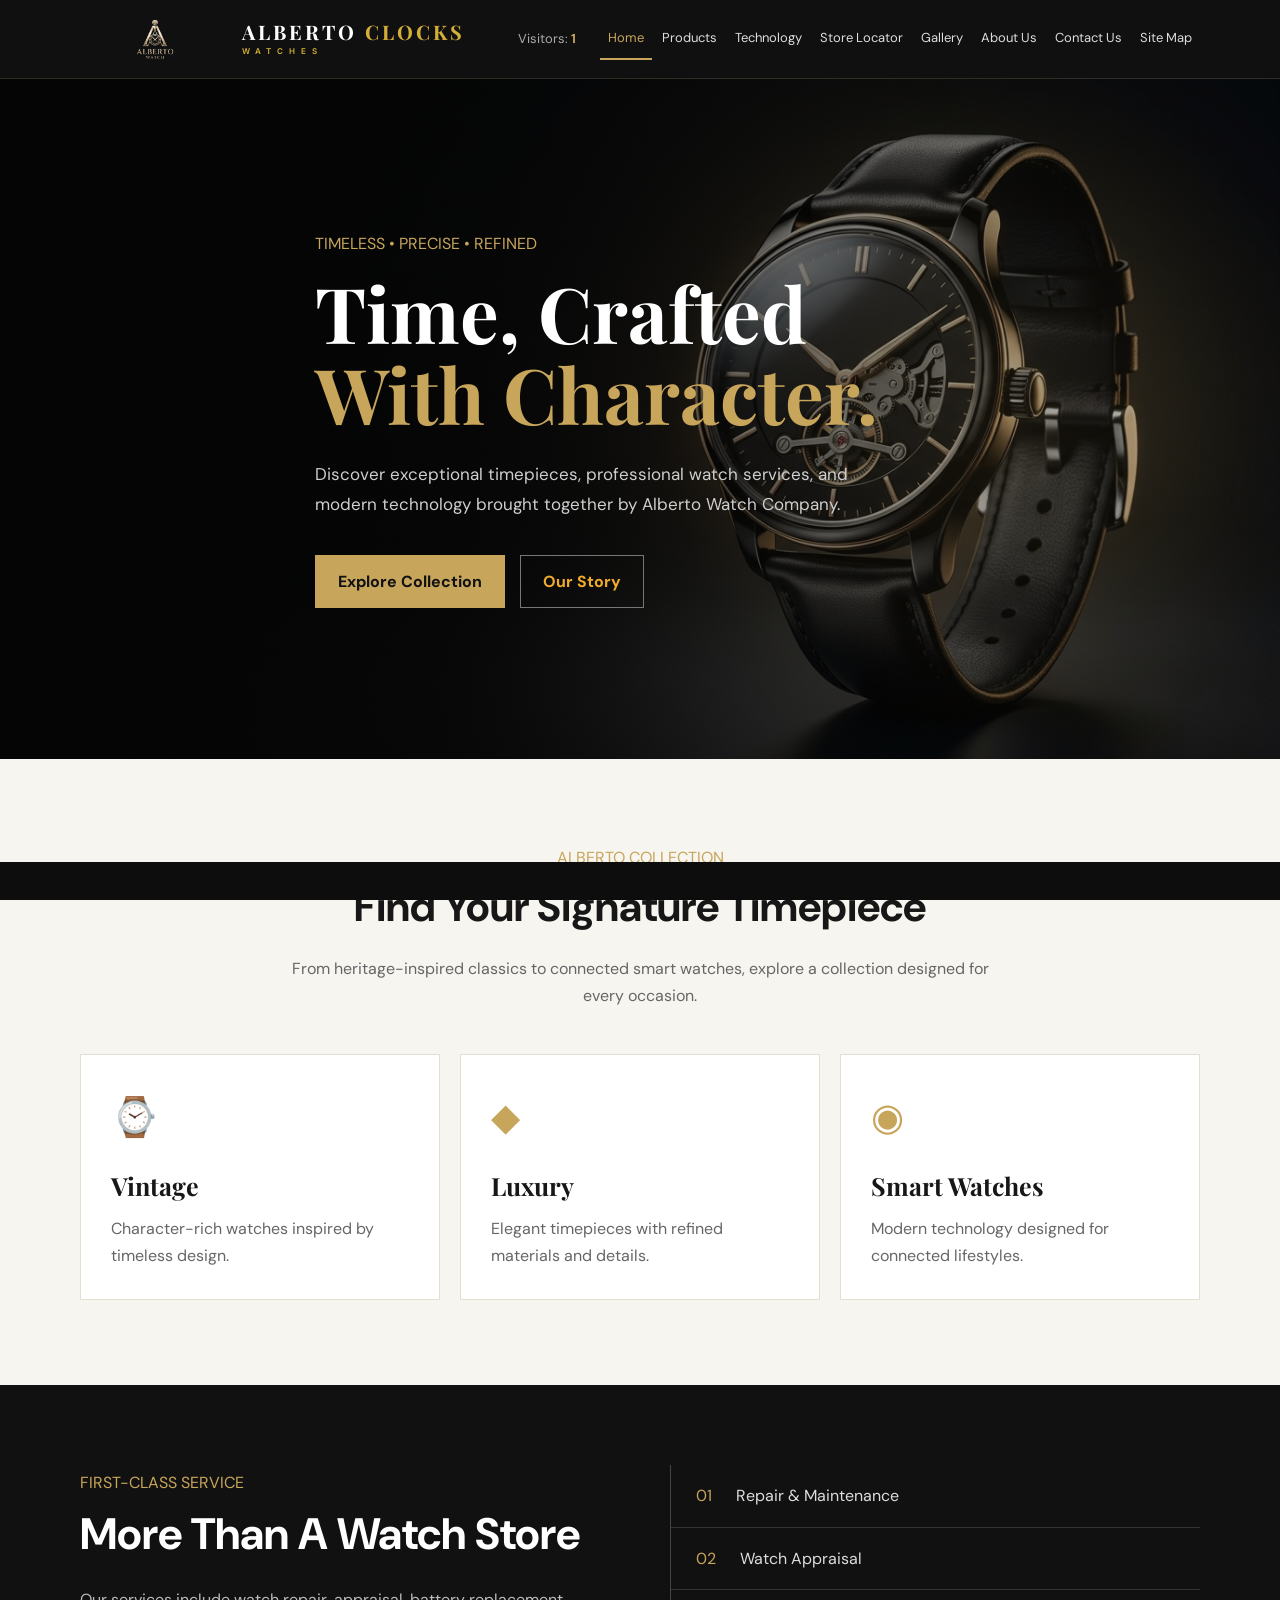
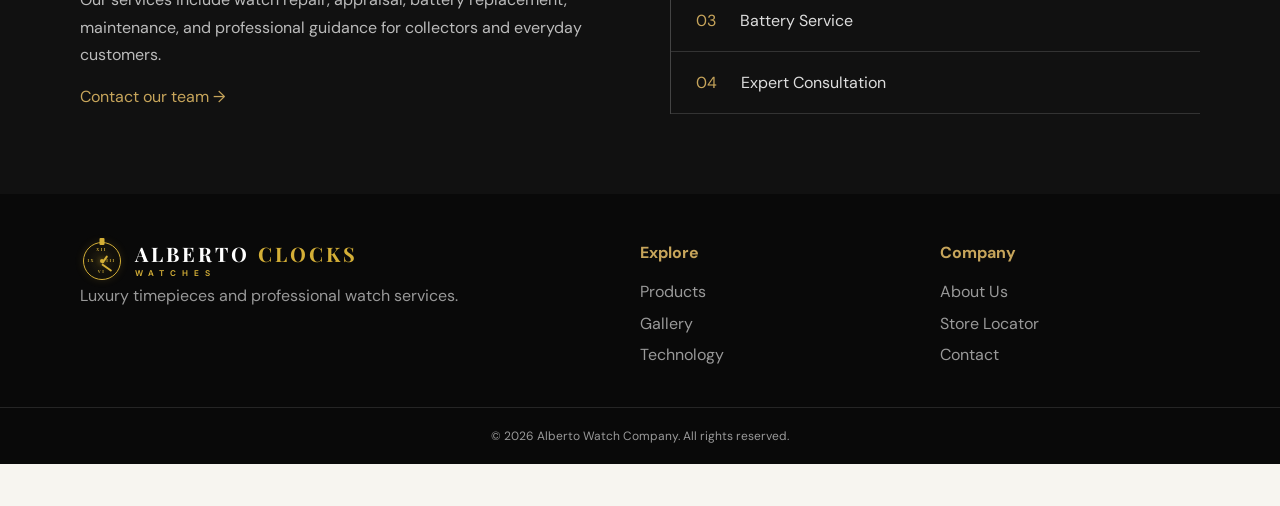
<file: index.html>
<!DOCTYPE html>
<html lang="en">

<head>
    <meta charset="UTF-8">
    <meta name="viewport" content="width=device-width, initial-scale=1.0">

    <title>Alberto Watch Company | Home</title>

    <link rel="stylesheet" href="css/style.css">
 <link rel="shortcut icon" href="images/favicon.jpg" type="image/x-icon">
    <!-- Google Font -->
    <link rel="preconnect" href="https://fonts.googleapis.com">
    <link rel="preconnect" href="https://fonts.gstatic.com" crossorigin>

    <link href="https://fonts.googleapis.com/css2?family=Inter:wght@300;400;500;600;700&family=Playfair+Display:wght@400;500;600;700&display=swap"
        rel="stylesheet">
</head>


<body data-page="home">


<!-- =====================================================
     NAVIGATION BAR
===================================================== -->

<header class="site-header">

  <div class="container nav-wrap">

    <a class="logo" href="index.html">

        <img src="images/logo.jpg" alt="Alberto Watch Logo">

        <span class="brand-name">
            <span class="brand-main">
                ALBERTO <span class="gold">CLOCKS</span>
            </span>

            <span class="brand-sub">
                WATCHES
            </span>
        </span>

    </a>

    <div class="visitor">
        Visitors:
        <strong id="visitorCount">0</strong>
    </div>
    <button class="menu-toggle" id="menuToggle" aria-label="Open Menu">
        ☰
    </button>
    <nav id="mainNav">

        <a class="active" href="index.html">Home</a>
       <a href="pages/products.html">Products</a>
        <a href="pages/technology.html">Technology</a>
        <a href="pages/store-locator.html">Store Locator</a>
        <a href="pages/gallery.html">Gallery</a>
        <a href="pages/about.html">About Us</a>
        <a href="pages/contact.html">Contact Us</a>
        <a href="pages/sitemap.html">Site Map</a>
    </nav>
</div>
</header>



<!-- =====================================================
     HERO
===================================================== -->

<main>


<section class="hero">

    <div class="hero-content container">

        <p class="eyebrow">
            TIMELESS • PRECISE • REFINED
        </p>

        <h1>
            Time, Crafted
            <br>
            <span>With Character.</span>
        </h1>

        <p>
            Discover exceptional timepieces, professional watch services,
            and modern technology brought together by Alberto Watch Company.
        </p>

        <div class="hero-buttons">

            <a href="pages/products.html" class="btn btn-primary">
                Explore Collection
            </a>

            <a href="pages/about.html" class="btn btn-outline">
                Our Story
            </a>

        </div>

    </div>

</section>



<!-- =====================================================
     COLLECTION
===================================================== -->

<section class="section">

    <div class="container">


        <div class="section-head">

            <p class="eyebrow">
                ALBERTO COLLECTION
            </p>

            <h2>
                Find Your Signature Timepiece
            </h2>

            <p>
                From heritage-inspired classics to connected smart watches,
                explore a collection designed for every occasion.
            </p>

        </div>



        <div class="feature-grid">


            <!-- Vintage -->
            <a class="feature-card"
               href="pages/products.html#vintage">

                <div class="feature-icon">
                    ⌚
                </div>

                <h3>
                    Vintage
                </h3>

                <p>
                    Character-rich watches inspired by timeless design.
                </p>

            </a>



            <!-- Luxury -->
            <a class="feature-card"
               href="pages/products.html#luxury">

                <div class="feature-icon">
                    ◆
                </div>

                <h3>
                    Luxury
                </h3>

                <p>
                    Elegant timepieces with refined materials and details.
                </p>

            </a>



            <!-- Smart -->
            <a class="feature-card"
               href="pages/products.html#smart">

                <div class="feature-icon">
                    ◉
                </div>

                <h3>
                    Smart Watches
                </h3>

                <p>
                    Modern technology designed for connected lifestyles.
                </p>

            </a>

        </div>

    </div>

</section>



<!-- =====================================================
     SERVICES
===================================================== -->

<section class="dark-section">

    <div class="container split">


        <div>

            <p class="eyebrow">
                FIRST-CLASS SERVICE
            </p>

            <h2>
                More Than A Watch Store
            </h2>

            <p>
                Our services include watch repair, appraisal,
                battery replacement, maintenance, and professional
                guidance for collectors and everyday customers.
            </p>

            <a class="text-link"
               href="pages/contact.html">

                Contact our team →

            </a>

        </div>



        <div class="service-box">

            <div>
                01
                <span>
                    Repair & Maintenance
                </span>
            </div>

            <div>
                02
                <span>
                    Watch Appraisal
                </span>
            </div>

            <div>
                03
                <span>
                    Battery Service
                </span>
            </div>

            <div>
                04
                <span>
                    Expert Consultation
                </span>
            </div>

        </div>

    </div>

</section>

</main>



<!-- =====================================================
     FOOTER
===================================================== -->

<footer>

    <div class="container footer-grid">


        <!-- Footer Brand -->
        <div>

            <a class="logo" href="index.html">

                <span class="alberto-logo">

                    <span class="logo-ring">

                        <span class="watch-crown"></span>

                        <span class="watch-hand hour-hand"></span>
                        <span class="watch-hand minute-hand"></span>

                        <span class="watch-center"></span>

                        <span class="marker marker-12">XII</span>
                        <span class="marker marker-3">III</span>
                        <span class="marker marker-6">VI</span>
                        <span class="marker marker-9">IX</span>

                    </span>

                </span>


                <span class="brand-name">

                    <span class="brand-main">
                        ALBERTO <span class="gold">CLOCKS</span>
                    </span>

                    <span class="brand-sub">
                        WATCHES
                    </span>

                </span>

            </a>


            <p>
                Luxury timepieces and professional watch services.
            </p>

        </div>



        <!-- Explore -->
        <div>

            <h4>
                Explore
            </h4>

            <a href="pages/products.html">
                Products
            </a>

            <a href="pages/gallery.html">
                Gallery
            </a>

            <a href="pages/technology.html">
                Technology
            </a>

        </div>



        <!-- Company -->
        <div>

            <h4>
                Company
            </h4>

            <a href="pages/about.html">
                About Us
            </a>

            <a href="pages/store-locator.html">
                Store Locator
            </a>

            <a href="pages/contact.html">
                Contact
            </a>

        </div>

    </div>



    <div class="copyright">

        © 2026 Alberto Watch Company.
        All rights reserved.

    </div>

</footer>



<!-- =====================================================
     DATE / TIME TICKER
===================================================== -->

<div class="ticker">

    <div id="tickerText">
        Loading current date, time and location...
    </div>

</div>





<style>

/* ===============================
   BRAND
================================ */

.logo {
    display: flex;
    align-items: center;
    gap: 12px;
    text-decoration: none;
}


.brand-name {
    display: flex;
    flex-direction: column;
}


.brand-main {
    font-family: "Playfair Display", serif;
    font-size: 20px;
    font-weight: 700;
    letter-spacing: 3px;
    color: white;
    line-height: 1;
}


.brand-sub {
    margin-top: 5px;
    font-family: "Inter", sans-serif;
    font-size: 8px;
    font-weight: 600;
    letter-spacing: 6px;
    color: #D4AF37;
}


/* ===============================
   ALBERTO WATCH LOGO
================================ */

.alberto-logo {
    width: 43px;
    height: 43px;

    display: flex;
    align-items: center;
    justify-content: center;

    flex-shrink: 0;
}


.logo-ring {
    width: 38px;
    height: 38px;

    border: 1.5px solid #D4AF37;

    border-radius: 50%;

    position: relative;

    display: flex;
    align-items: center;
    justify-content: center;

    background:
        radial-gradient(
            circle,
            rgba(212,175,55,0.15),
            rgba(10,10,10,0.95) 70%
        );

    box-shadow:
        0 0 8px rgba(212,175,55,0.15),
        inset 0 0 7px rgba(212,175,55,0.08);

    transition:
        transform .5s ease,
        box-shadow .5s ease;
}


.logo:hover .logo-ring {

    transform: rotate(12deg) scale(1.08);

    box-shadow:
        0 0 20px rgba(212,175,55,0.35),
        inset 0 0 12px rgba(212,175,55,0.15);

}


/* Crown */

.watch-crown {

    position: absolute;

    width: 5px;
    height: 7px;

    top: -5px;
    left: 50%;

    transform: translateX(-50%);

    background: #D4AF37;

    border-radius: 1px;

}


/* Hands */

.watch-hand {

    position: absolute;

    width: 1.5px;

    left: 50%;
    bottom: 50%;

    background: #D4AF37;

    transform-origin: bottom center;

    border-radius: 2px;

}


.hour-hand {

    height: 9px;

    transform:
        translateX(-50%)
        rotate(35deg);

}


.minute-hand {

    height: 12px;

    transform:
        translateX(-50%)
        rotate(125deg);

}


/* Center */

.watch-center {

    position: absolute;

    width: 4px;
    height: 4px;

    background: #D4AF37;

    border-radius: 50%;

    box-shadow:
        0 0 5px rgba(212,175,55,.6);

}


/* Roman Numerals */

.marker {

    position: absolute;

    color: #D4AF37;

    font-family: Georgia, serif;

    font-size: 4px;

    line-height: 1;

}


.marker-12 {

    top: 5px;
    left: 50%;

    transform: translateX(-50%);

}


.marker-3 {

    right: 4px;
    top: 50%;

    transform: translateY(-50%);

}


.marker-6 {

    bottom: 5px;
    left: 50%;

    transform: translateX(-50%);

}


.marker-9 {

    left: 4px;
    top: 50%;

    transform: translateY(-50%);

}


/* Gold */

.gold {
    color: #D4AF37;
}

</style>



<!-- JavaScript -->
<script src="js/script.js"></script>


</body>
</html>
</file>
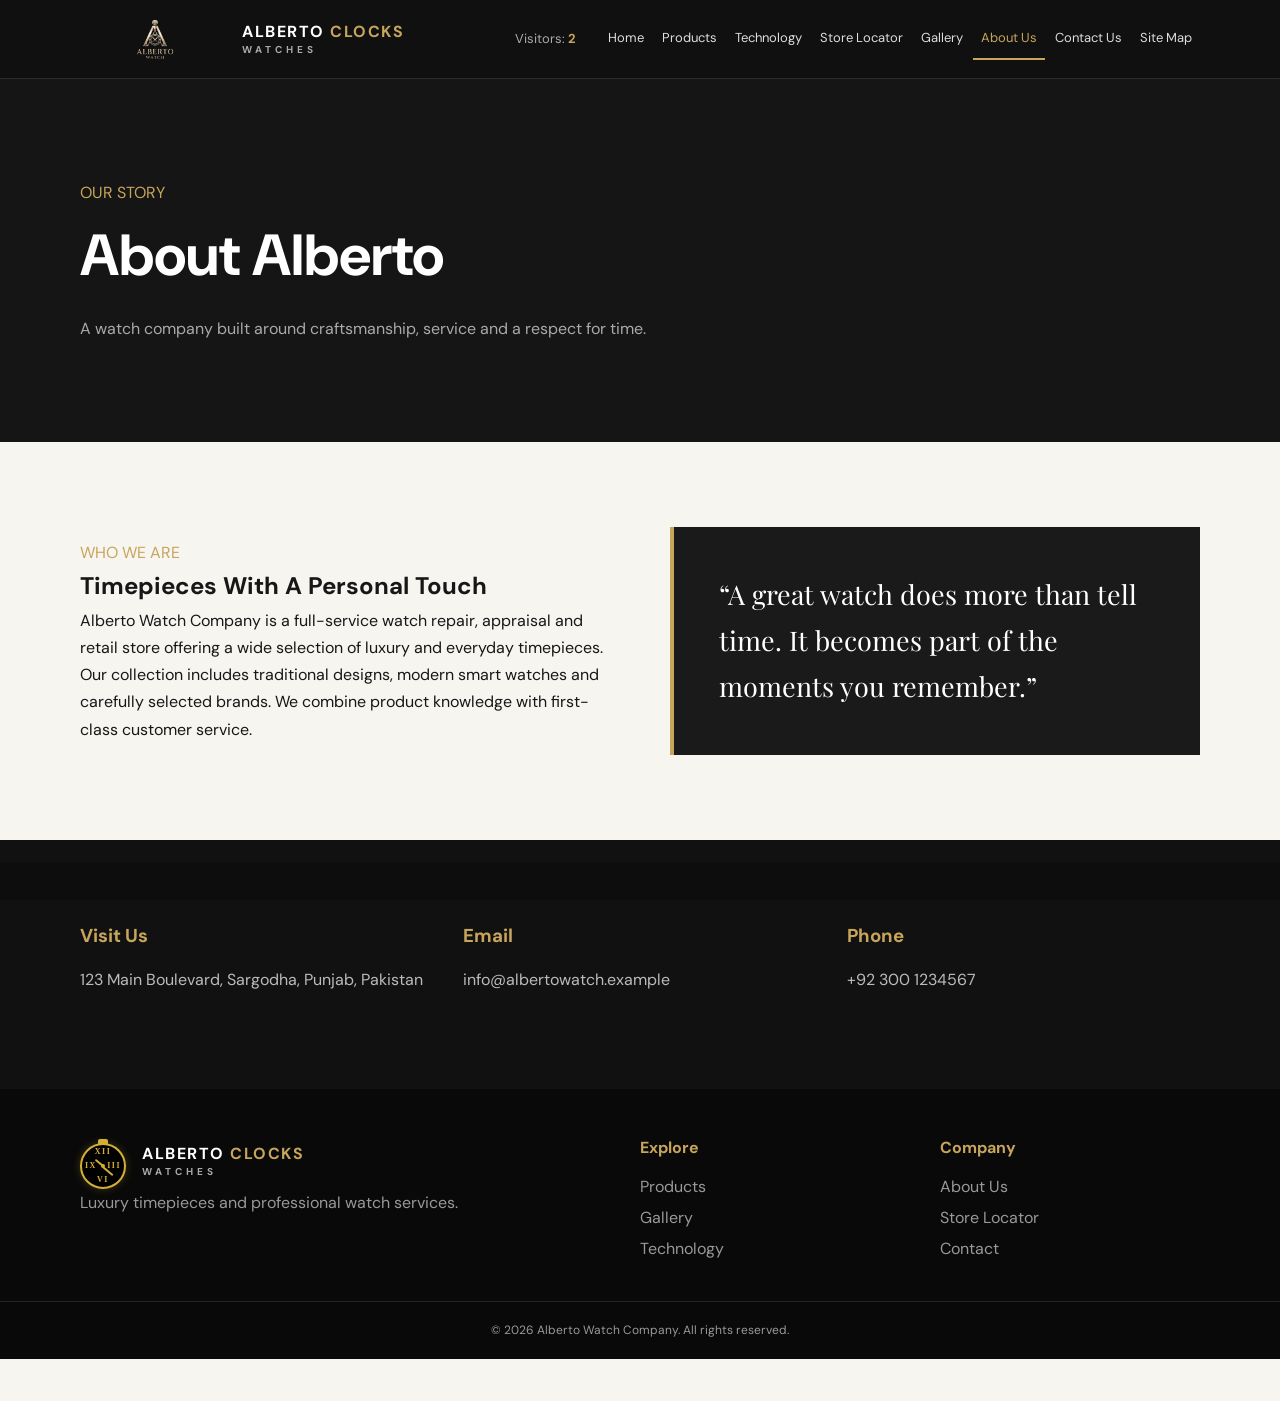
<file: pages/about.html>
<!DOCTYPE html>
<html lang="en">

<head>

    <meta charset="UTF-8">

    <meta name="viewport" content="width=device-width, initial-scale=1.0">

    <title>About Us | Alberto Watch Company</title>
<link rel="shortcut icon" href="../images/favicon.jpg" type="image/x-icon">
    <link rel="stylesheet" href="../css/style.css">

</head>


<body data-page="about">


    <!-- =========================
         HEADER / NAVIGATION
    ========================== -->

    <header class="site-header">

        <div class="container nav-wrap">

  <a class="logo" href="index.html">

        <img src="../images/logo.jpg" alt="Alberto Watch Logo">

        <span class="brand-name">
            <span class="brand-main">
                ALBERTO <span class="gold">CLOCKS</span>
            </span>

            <span class="brand-sub">
                WATCHES
            </span>
        </span>

    </a>
            <div class="visitor">

                Visitors:
                <strong id="visitorCount">0</strong>

            </div>


            <button
                class="menu-toggle"
                id="menuToggle"
            >
                ☰
            </button>


            <nav id="mainNav">

                <a href="../index.html">
                    Home
                </a>

                <a href="products.html">
                    Products
                </a>

                <a href="technology.html">
                    Technology
                </a>

                <a href="store-locator.html">
                    Store Locator
                </a>

                <a href="gallery.html">
                    Gallery
                </a>

                <a class="active" href="about.html">
                    About Us
                </a>

                <a href="contact.html">
                    Contact Us
                </a>

                <a href="sitemap.html">
                    Site Map
                </a>

            </nav>

        </div>

    </header>


    <!-- =========================
         MAIN CONTENT
    ========================== -->

    <main>


        <!-- PAGE BANNER -->

        <section class="page-banner">

            <div class="container">

                <p class="eyebrow">
                    OUR STORY
                </p>

                <h1>
                    About Alberto
                </h1>

                <p>
                    A watch company built around craftsmanship,
                    service and a respect for time.
                </p>

            </div>

        </section>


        <!-- ABOUT SECTION -->

        <section class="section">

            <div class="container split about-split">


                <div>

                    <p class="eyebrow">
                        WHO WE ARE
                    </p>

                    <h2>
                        Timepieces With A Personal Touch
                    </h2>

                    <p>
                        Alberto Watch Company is a full-service watch
                        repair, appraisal and retail store offering a
                        wide selection of luxury and everyday timepieces.
                    </p>

                    <p>
                        Our collection includes traditional designs,
                        modern smart watches and carefully selected brands.
                        We combine product knowledge with first-class
                        customer service.
                    </p>

                </div>


                <div class="quote-box">

                    “A great watch does more than tell time.
                    It becomes part of the moments you remember.”

                </div>


            </div>

        </section>


        <!-- CONTACT MINI SECTION -->

        <section class="dark-section">

            <div class="container contact-mini">


                <div>

                    <h3>
                        Visit Us
                    </h3>

                    <p>
                        123 Main Boulevard, Sargodha,
                        Punjab, Pakistan
                    </p>

                </div>


                <div>

                    <h3>
                        Email
                    </h3>

                    <p>
                        info@albertowatch.example
                    </p>

                </div>


                <div>

                    <h3>
                        Phone
                    </h3>

                    <p>
                        +92 300 1234567
                    </p>

                </div>


            </div>

        </section>


    </main>


    <!-- =========================
         FOOTER
    ========================== -->

    <footer>

    <div class="container footer-grid">


        <!-- Footer Brand -->
        <div>

            <a class="logo" href="index.html">

                <span class="alberto-logo">

                    <span class="logo-ring">

                        <span class="watch-crown"></span>

                        <span class="watch-hand hour-hand"></span>
                        <span class="watch-hand minute-hand"></span>

                        <span class="watch-center"></span>

                        <span class="marker marker-12">XII</span>
                        <span class="marker marker-3">III</span>
                        <span class="marker marker-6">VI</span>
                        <span class="marker marker-9">IX</span>

                    </span>

                </span>


                <span class="brand-name">

                    <span class="brand-main">
                        ALBERTO <span class="gold">CLOCKS</span>
                    </span>

                    <span class="brand-sub">
                        WATCHES
                    </span>

                </span>

            </a>


            <p>
                Luxury timepieces and professional watch services.
            </p>

        </div>



        <!-- Explore -->
        <div>

            <h4>
                Explore
            </h4>

            <a href="pages/products.html">
                Products
            </a>

            <a href="pages/gallery.html">
                Gallery
            </a>

            <a href="pages/technology.html">
                Technology
            </a>

        </div>



        <!-- Company -->
        <div>

            <h4>
                Company
            </h4>

            <a href="pages/about.html">
                About Us
            </a>

            <a href="pages/store-locator.html">
                Store Locator
            </a>

            <a href="pages/contact.html">
                Contact
            </a>

        </div>

    </div>



    <div class="copyright">

        © 2026 Alberto Watch Company.
        All rights reserved.

    </div>

</footer>


    <!-- =========================
         TICKER
    ========================== -->

    <div class="ticker">

        <div id="tickerText">
            Loading...
        </div>

    </div>


    <!-- =========================
         JAVASCRIPT
    ========================== -->

    <script src="../js/script.js"></script>


</body>

</html>
</file>
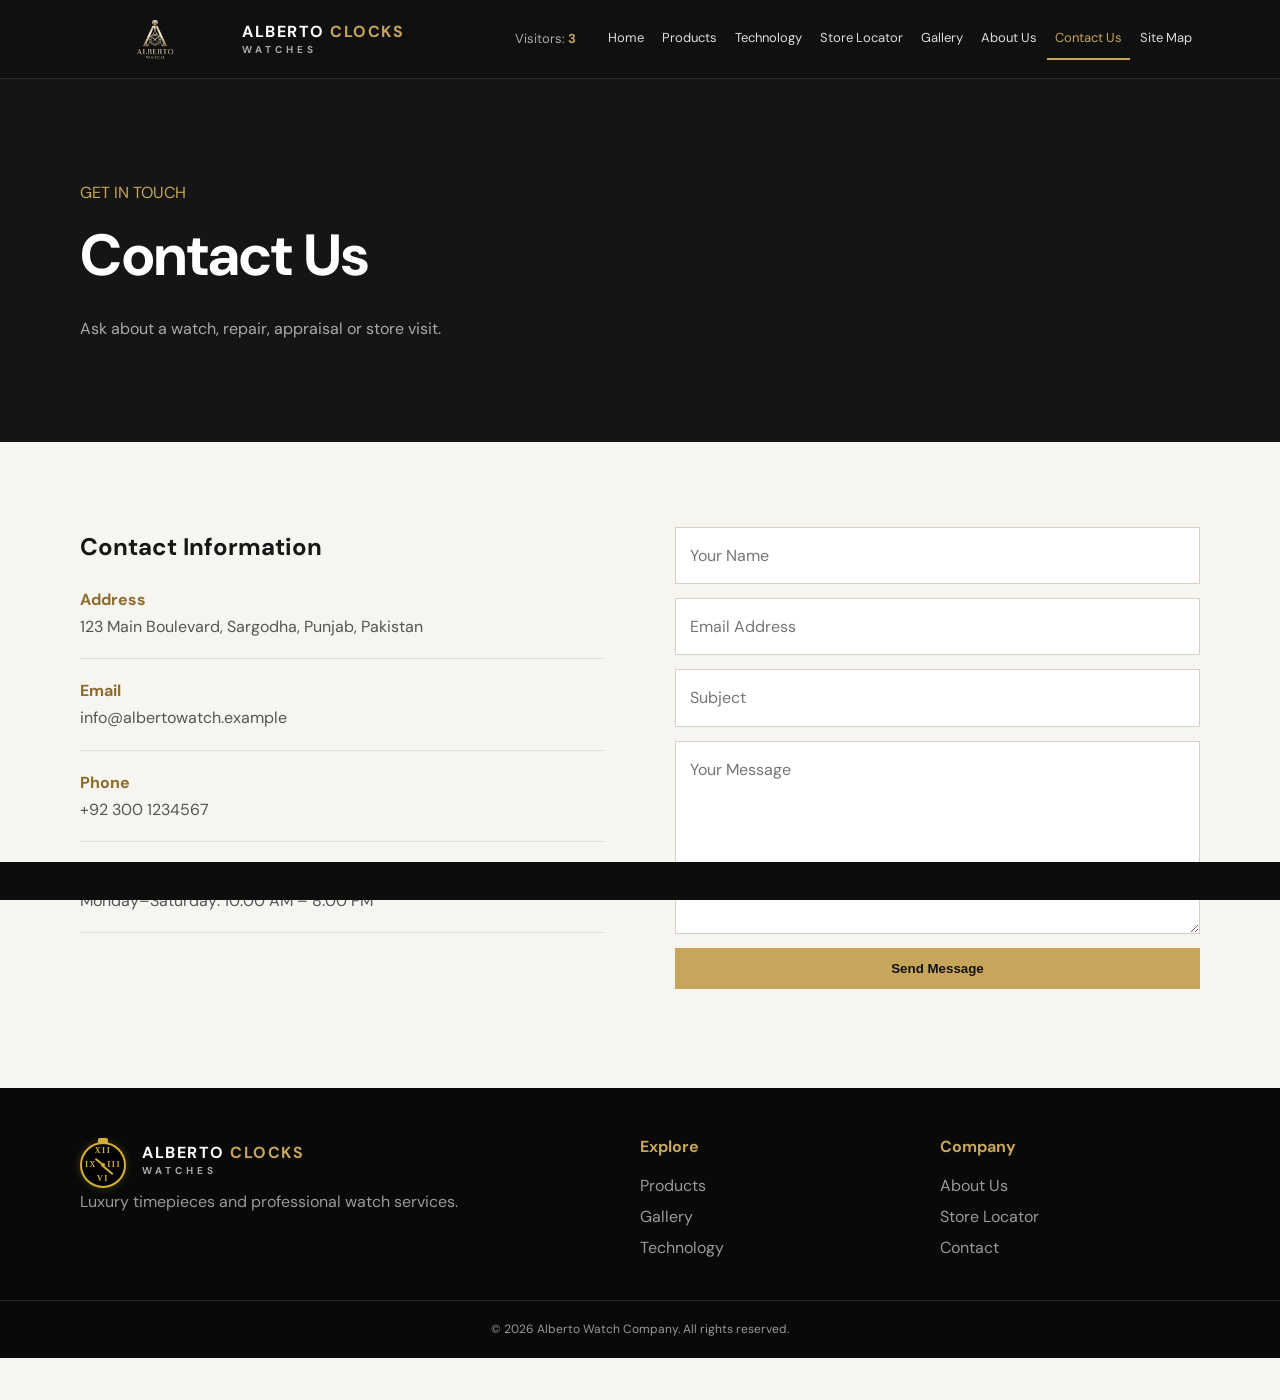
<file: pages/contact.html>
<!DOCTYPE html>
<html lang="en">

<head>
    <meta charset="UTF-8">
    <meta name="viewport" content="width=device-width, initial-scale=1.0">

    <title>Contact Us | Alberto Watch Company</title>
<link rel="shortcut icon" href="../images/favicon.jpg" type="image/x-icon">
    <link rel="stylesheet" href="../css/style.css">
</head>

<body data-page="contact">

    <!-- =========================
         HEADER / NAVIGATION
    ========================== -->

   <header class="site-header">

  <div class="container nav-wrap">

    <!-- BRAND -->
    <a class="logo" href="index.html">

       <img src="../images/logo.jpg" alt="Alberto Watch Logo">

        <span class="brand-name">
            <span class="brand-main">
                ALBERTO <span class="gold">CLOCKS</span>
            </span>

            <span class="brand-sub">
                WATCHES
            </span>
        </span>

    </a>

    <!-- Visitor Counter -->
    <div class="visitor">
        Visitors:
        <strong id="visitorCount">0</strong>
    </div>

    <!-- Mobile Menu Button -->
    <button class="menu-toggle" id="menuToggle" aria-label="Open Menu">
        ☰
    </button>

    <!-- NAVIGATION -->
    <nav id="mainNav">

        <a href="../index.html">Home</a>

        <a href="products.html">Products</a>

        <a href="technology.html">Technology</a>

        <a href="store-locator.html">Store Locator</a>

        <a href="gallery.html">Gallery</a>

        <a href="about.html">About Us</a>

        <a class="active" href="contact.html">Contact Us</a>

        <a href="sitemap.html">Site Map</a>

    </nav>

</div>
</header> 


    <!-- =========================
         MAIN CONTENT
    ========================== -->

    <main>

        <section class="page-banner">

            <div class="container">

                <p class="eyebrow">GET IN TOUCH</p>

                <h1>Contact Us</h1>

                <p>
                    Ask about a watch, repair, appraisal or store visit.
                </p>

            </div>

        </section>


        <section class="section">

            <div class="container contact-grid">

                <div>

                    <h2>Contact Information</h2>

                    <div class="contact-line">

                        <strong>Address</strong>

                        <p>
                            123 Main Boulevard, Sargodha, Punjab, Pakistan
                        </p>

                    </div>

                    <div class="contact-line">

                        <strong>Email</strong>

                        <p>
                            info@albertowatch.example
                        </p>

                    </div>

                    <div class="contact-line">

                        <strong>Phone</strong>

                        <p>
                            +92 300 1234567
                        </p>

                    </div>

                    <div class="contact-line">

                        <strong>Opening Hours</strong>

                        <p>
                            Monday–Saturday: 10:00 AM – 8:00 PM
                        </p>

                    </div>

                </div>


                <form id="contactForm">

                    <input
                        required
                        type="text"
                        placeholder="Your Name"
                    >

                    <input
                        required
                        type="email"
                        placeholder="Email Address"
                    >

                    <input
                        type="text"
                        placeholder="Subject"
                    >

                    <textarea
                        required
                        rows="6"
                        placeholder="Your Message"
                    ></textarea>

                    <button class="btn" type="submit">
                        Send Message
                    </button>

                    <p id="formMessage"></p>

                </form>

            </div>

        </section>

    </main>


    <!-- =========================
         FOOTER
    ========================== -->
<footer>

    <div class="container footer-grid">


        <!-- Footer Brand -->
        <div>

            <a class="logo" href="index.html">

                <span class="alberto-logo">

                    <span class="logo-ring">

                        <span class="watch-crown"></span>

                        <span class="watch-hand hour-hand"></span>
                        <span class="watch-hand minute-hand"></span>

                        <span class="watch-center"></span>

                        <span class="marker marker-12">XII</span>
                        <span class="marker marker-3">III</span>
                        <span class="marker marker-6">VI</span>
                        <span class="marker marker-9">IX</span>

                    </span>

                </span>


                <span class="brand-name">

                    <span class="brand-main">
                        ALBERTO <span class="gold">CLOCKS</span>
                    </span>

                    <span class="brand-sub">
                        WATCHES
                    </span>

                </span>

            </a>


            <p>
                Luxury timepieces and professional watch services.
            </p>

        </div>



        <!-- Explore -->
        <div>

            <h4>
                Explore
            </h4>

            <a href="products.html">
                Products
            </a>

            <a href="gallery.html">
                Gallery
            </a>

            <a href="technology.html">
                Technology
            </a>

        </div>



        <!-- Company -->
        <div>

            <h4>
                Company
            </h4>

            <a href="about.html">
                About Us
            </a>

            <a href="store-locator.html">
                Store Locator
            </a>

            <a href="contact.html">
                Contact
            </a>

        </div>

    </div>



    <div class="copyright">

        © 2026 Alberto Watch Company.
        All rights reserved.

    </div>

</footer>

    <!-- =========================
         TICKER
    ========================== -->

    <div class="ticker">

        <div id="tickerText">
            Loading...
        </div>

    </div>


    <!-- =========================
         JAVASCRIPT
    ========================== -->

    <script src="../js/script.js"></script>

</body>

</html>
</file>
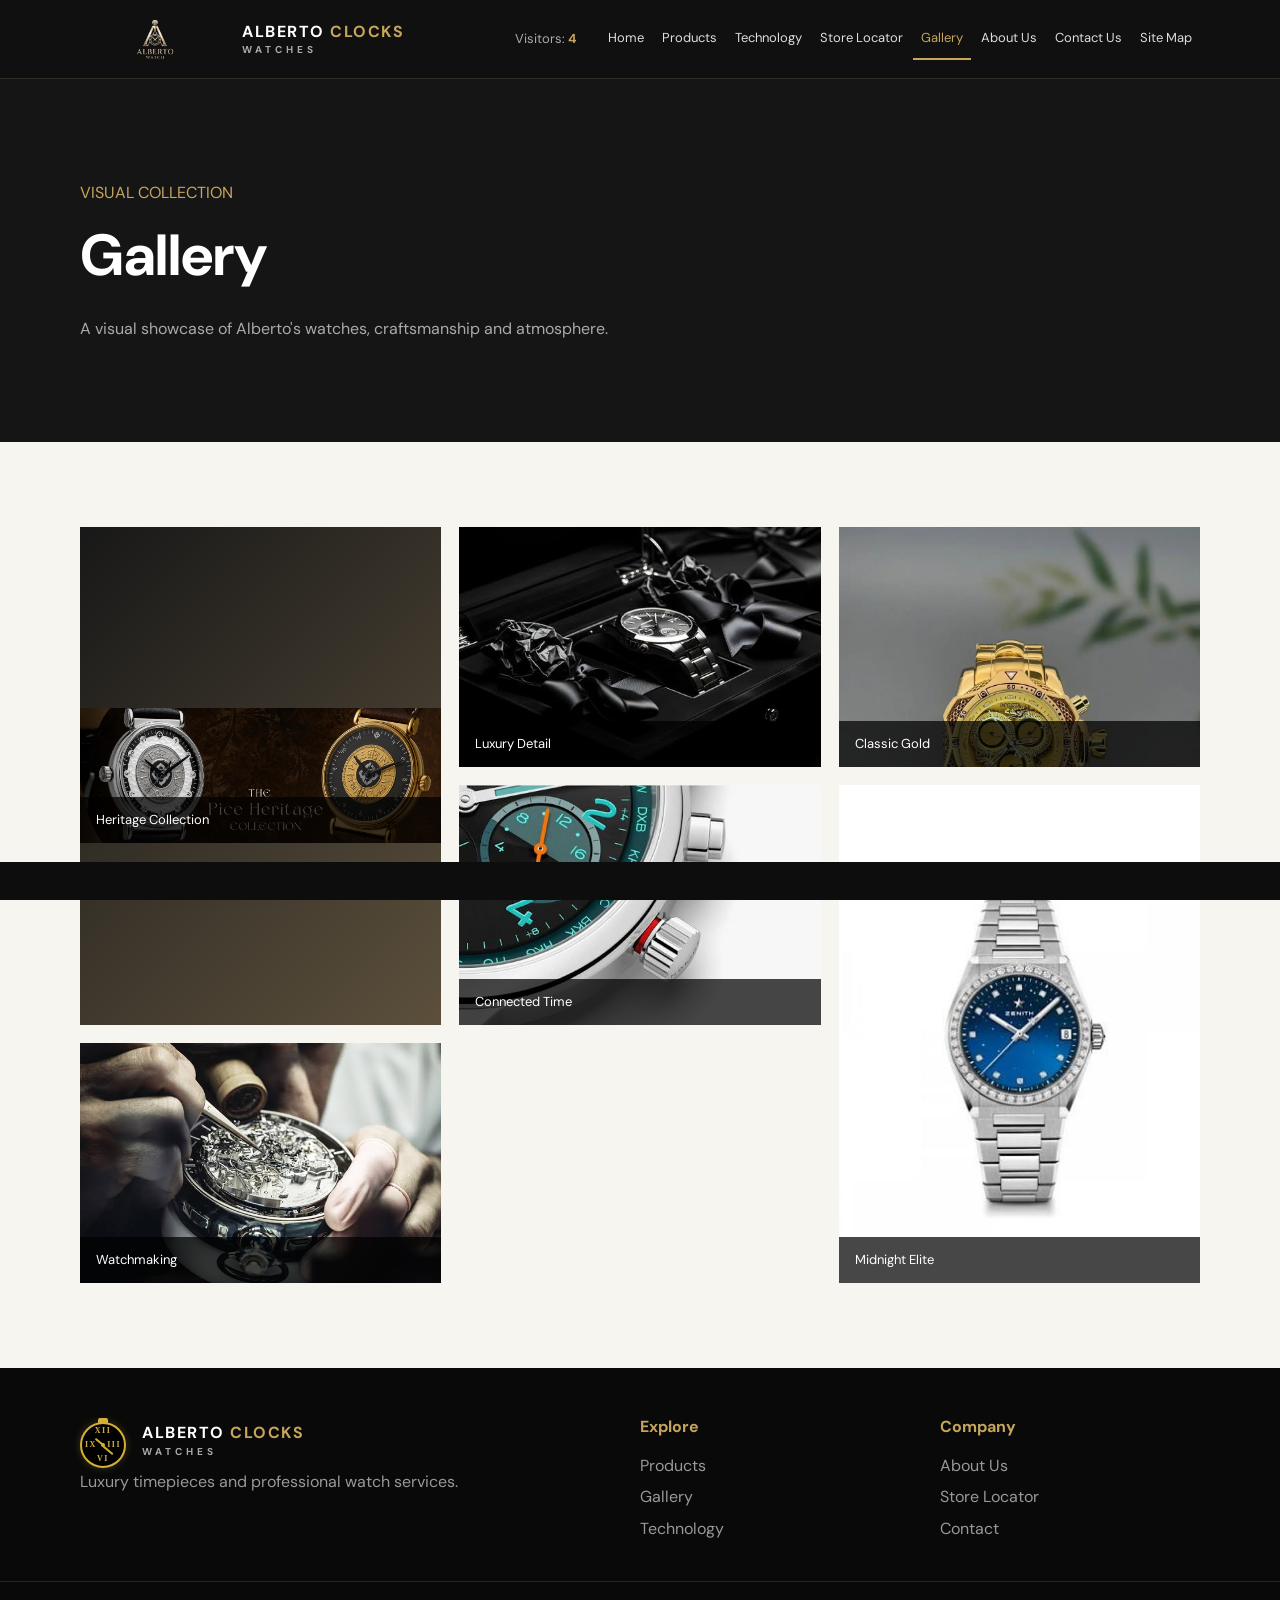
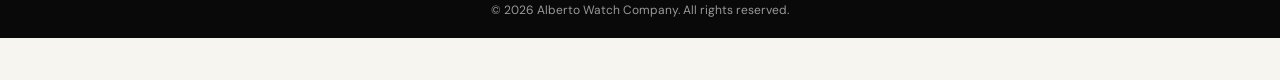
<file: pages/gallery.html>
<!DOCTYPE html>
<html lang="en">

<head>

    <meta charset="UTF-8">

    <meta
        name="viewport"
        content="width=device-width, initial-scale=1.0"
    >

    <title>Gallery | Alberto Watch Company</title>

    <link rel="stylesheet" href="../css/style.css">
<link rel="shortcut icon" href="../images/favicon.jpg" type="image/x-icon">
</head>


<body data-page="gallery">


    <!-- =========================
         HEADER / NAVIGATION
    ========================== -->

   <header class="site-header">

  <div class="container nav-wrap">

    <!-- BRAND -->
    <a class="logo" href="index.html">

        <img src="../images/logo.jpg" alt="Alberto Watch Logo">

        <span class="brand-name">
            <span class="brand-main">
                ALBERTO <span class="gold">CLOCKS</span>
            </span>

            <span class="brand-sub">
                WATCHES
            </span>
        </span>

    </a>

    <!-- Visitor Counter -->
    <div class="visitor">
        Visitors:
        <strong id="visitorCount">0</strong>
    </div>

    <!-- Mobile Menu Button -->
    <button class="menu-toggle" id="menuToggle" aria-label="Open Menu">
        ☰
    </button>

    <!-- NAVIGATION -->
    <nav id="mainNav">

        <a href="../index.html">Home</a>

        <a href="products.html">Products</a>

        <a href="technology.html">Technology</a>

        <a href="store-locator.html">Store Locator</a>

        <a class="active" href="gallery.html">Gallery</a>

        <a href="about.html">About Us</a>

        <a href="contact.html">Contact Us</a>

        <a href="sitemap.html">Site Map</a>

    </nav>

</div>
</header> 

    <!-- =========================
         MAIN CONTENT
    ========================== -->

    <main>


        <!-- PAGE BANNER -->

        <section class="page-banner">

            <div class="container">

                <p class="eyebrow">
                    VISUAL COLLECTION
                </p>

                <h1>
                    Gallery
                </h1>

                <p>
                    A visual showcase of Alberto's watches,
                    craftsmanship and atmosphere.
                </p>

            </div>

        </section>


        <!-- GALLERY -->

        <section class="section">

            <div class="container gallery-grid">


                <div class="gallery-item tall">

                   <div class="gallery-item tall">
    <img src="../images/heritage.jpg" alt="Heritage Collection">
    <span>Heritage Collection</span>
</div>

                </div>


               <div class="gallery-item">
    <img src="../images/luxury.jpg" alt="Luxury Detail">
    <span>Luxury Detail</span>
</div>


                <div class="gallery-item">
    <img src="../images/classic.jpg" alt="Classic Gold">
    <span>Classic Gold</span>
</div>

              <div class="gallery-item">
    <img src="../images/smart.jpg" alt="Connected Time">
    <span>Connected Time</span>
</div>

              <div class="gallery-item tall">
    <img src="../images/midnight.jpg" alt="Midnight Elite">
    <span>Midnight Elite</span>
</div>

              <div class="gallery-item">
    <img src="../images/watchmaking.jpg" alt="Watchmaking">
    <span>Watchmaking</span>
</div>

            </div>

        </section>


    </main>
  


    <!-- =========================
         FOOTER
    ========================== -->

    <footer>

    <div class="container footer-grid">


        <!-- Footer Brand -->
        <div>

            <a class="logo" href="index.html">

                <span class="alberto-logo">

                    <span class="logo-ring">

                        <span class="watch-crown"></span>

                        <span class="watch-hand hour-hand"></span>
                        <span class="watch-hand minute-hand"></span>

                        <span class="watch-center"></span>

                        <span class="marker marker-12">XII</span>
                        <span class="marker marker-3">III</span>
                        <span class="marker marker-6">VI</span>
                        <span class="marker marker-9">IX</span>

                    </span>

                </span>


                <span class="brand-name">

                    <span class="brand-main">
                        ALBERTO <span class="gold">CLOCKS</span>
                    </span>

                    <span class="brand-sub">
                        WATCHES
                    </span>

                </span>

            </a>


            <p>
                Luxury timepieces and professional watch services.
            </p>

        </div>



        <!-- Explore -->
        <div>

            <h4>
                Explore
            </h4>

            <a href="products.html">
                Products
            </a>

            <a href="gallery.html">
                Gallery
            </a>

            <a href="technology.html">
                Technology
            </a>

        </div>



        <!-- Company -->
        <div>

            <h4>
                Company
            </h4>

            <a href="about.html">
                About Us
            </a>

            <a href="store-locator.html">
                Store Locator
            </a>

            <a href="contact.html">
                Contact
            </a>

        </div>

    </div>



    <div class="copyright">

        © 2026 Alberto Watch Company.
        All rights reserved.

    </div>

</footer>


    <!-- =========================
         TICKER
    ========================== -->

    <div class="ticker">

        <div id="tickerText">
            Loading...
        </div>

    </div>


    <!-- =========================
         JAVASCRIPT
    ========================== -->

    <script src="../js/script.js"></script>


</body>

</html>
</file>
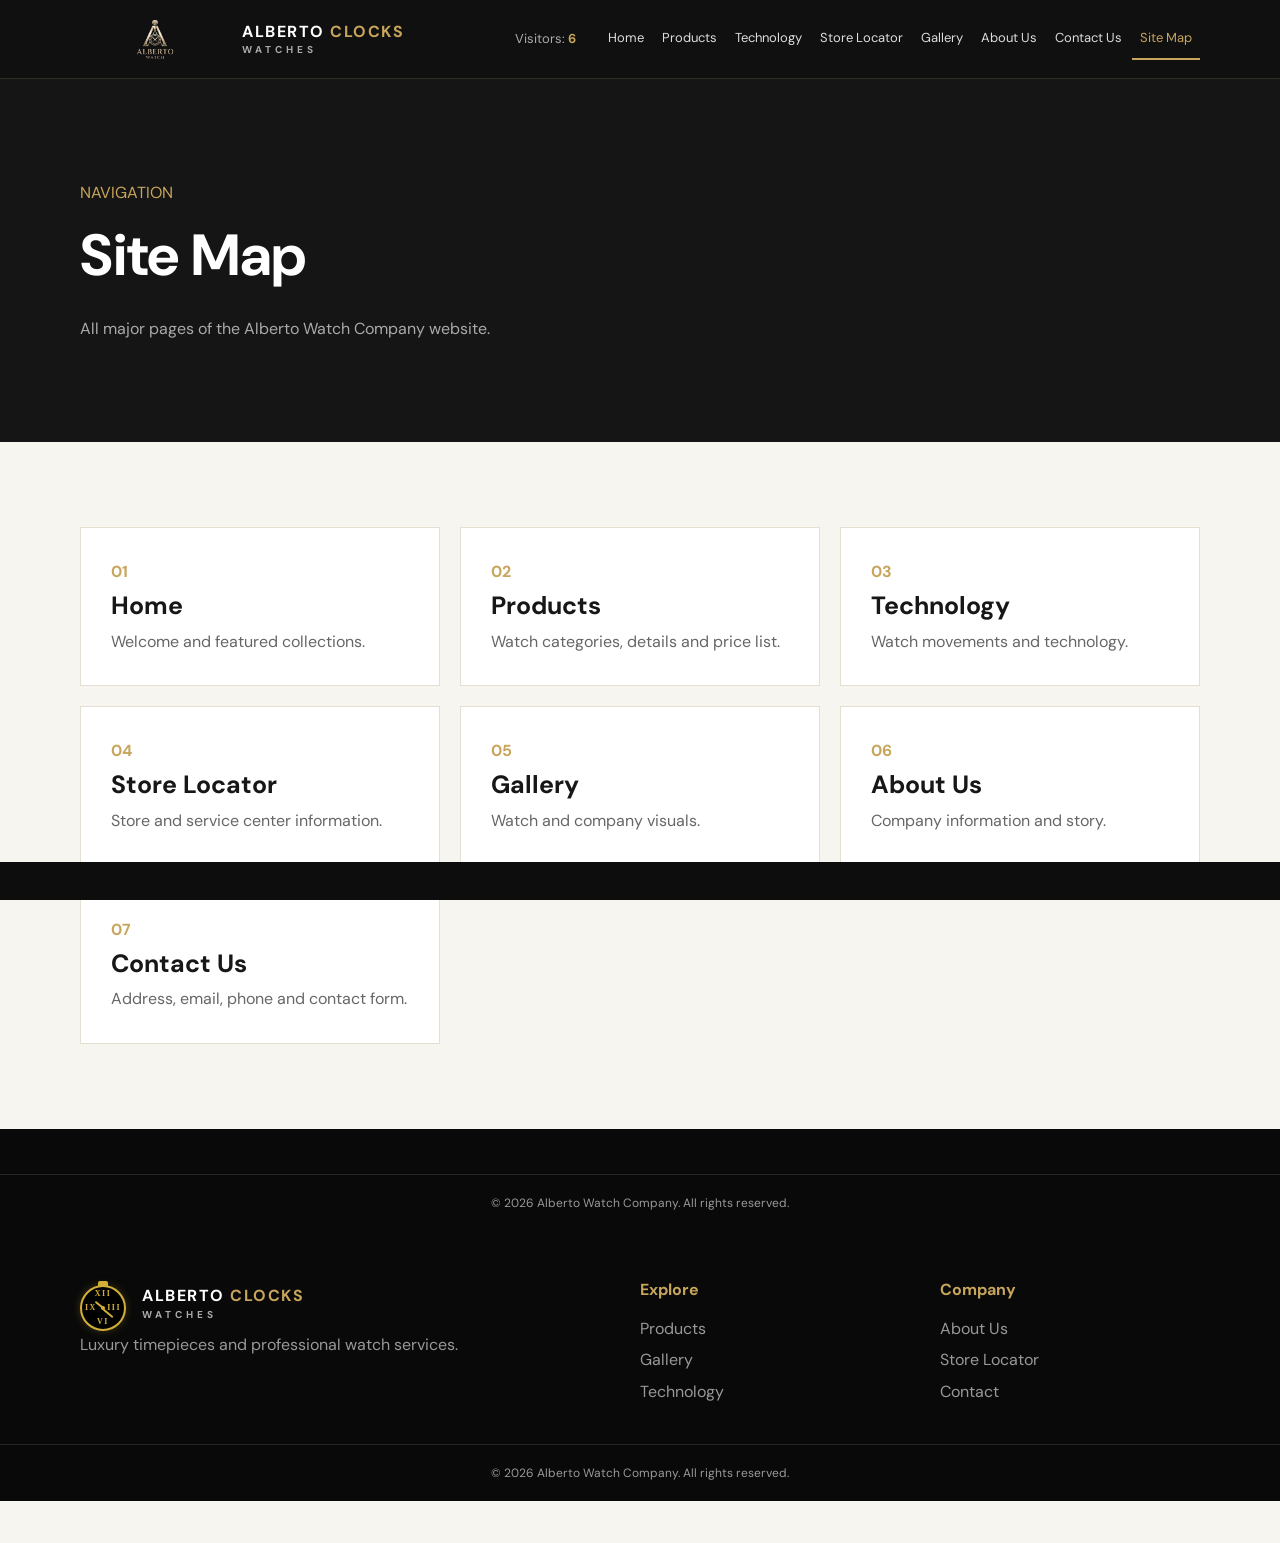
<file: pages/sitemap.html>
<!DOCTYPE html>
<html lang="en">

<head>

    <meta charset="UTF-8">

    <meta
        name="viewport"
        content="width=device-width, initial-scale=1.0"
    >
<link rel="shortcut icon" href="../images/favicon.jpg" type="image/x-icon">
    <title>Site Map | Alberto Watch Company</title>

    <link rel="stylesheet" href="../css/style.css">

</head>


<body data-page="sitemap">


    <!-- =========================
         HEADER / NAVIGATION
    ========================== -->

    <header class="site-header">

  <div class="container nav-wrap">

    <!-- BRAND -->
    <a class="logo" href="index.html">

        <img src="../images/logo.jpg" alt="Alberto Watch Logo">

        <span class="brand-name">
            <span class="brand-main">
                ALBERTO <span class="gold">CLOCKS</span>
            </span>

            <span class="brand-sub">
                WATCHES
            </span>
        </span>

    </a>

    <!-- Visitor Counter -->
    <div class="visitor">
        Visitors:
        <strong id="visitorCount">0</strong>
    </div>

    <!-- Mobile Menu Button -->
    <button class="menu-toggle" id="menuToggle" aria-label="Open Menu">
        ☰
    </button>

    <!-- NAVIGATION -->
    <nav id="mainNav">

        <a href="../index.html">Home</a>

        <a href="products.html">Products</a>

        <a href="technology.html">Technology</a>

        <a href="store-locator.html">Store Locator</a>

        <a href="gallery.html">Gallery</a>

        <a href="about.html">About Us</a>

        <a href="contact.html">Contact Us</a>

        <a class="active" href="sitemap.html">Site Map</a>

    </nav>

</div>
</header> 


    <!-- =========================
         MAIN CONTENT
    ========================== -->

    <main>


        <!-- PAGE BANNER -->

        <section class="page-banner">

            <div class="container">

                <p class="eyebrow">
                    NAVIGATION
                </p>

                <h1>
                    Site Map
                </h1>

                <p>
                    All major pages of the Alberto Watch Company website.
                </p>

            </div>

        </section>


        <!-- SITE MAP -->

        <section class="section">

            <div class="container sitemap-grid">


                <a href="../index.html">

                    <span>01</span>

                    <h2>
                        Home
                    </h2>

                    <p>
                        Welcome and featured collections.
                    </p>

                </a>


                <a href="products.html">

                    <span>02</span>

                    <h2>
                        Products
                    </h2>

                    <p>
                        Watch categories, details and price list.
                    </p>

                </a>


                <a href="technology.html">

                    <span>03</span>

                    <h2>
                        Technology
                    </h2>

                    <p>
                        Watch movements and technology.
                    </p>

                </a>


                <a href="store-locator.html">

                    <span>04</span>

                    <h2>
                        Store Locator
                    </h2>

                    <p>
                        Store and service center information.
                    </p>

                </a>


                <a href="gallery.html">

                    <span>05</span>

                    <h2>
                        Gallery
                    </h2>

                    <p>
                        Watch and company visuals.
                    </p>

                </a>


                <a href="about.html">

                    <span>06</span>

                    <h2>
                        About Us
                    </h2>

                    <p>
                        Company information and story.
                    </p>

                </a>


                <a href="contact.html">

                    <span>07</span>

                    <h2>
                        Contact Us
                    </h2>

                    <p>
                        Address, email, phone and contact form.
                    </p>

                </a>


            </div>

        </section>


    </main>


    <!-- =========================
         FOOTER
    ========================== -->

    <footer>

        <div class="copyright">

            © 2026 Alberto Watch Company.
            All rights reserved.

        </div>

    </footer>


    <!-- =========================
         TICKER
    ========================== -->

    <div class="ticker">

        <div id="tickerText">
            Loading...
        </div>

    </div>


    <!-- =========================
         JAVASCRIPT
    ========================== -->

    <script src="../js/script.js"></script>

<footer>

    <div class="container footer-grid">


        <!-- Footer Brand -->
        <div>

            <a class="logo" href="../index.html">

                <span class="alberto-logo">

                    <span class="logo-ring">

                        <span class="watch-crown"></span>

                        <span class="watch-hand hour-hand"></span>
                        <span class="watch-hand minute-hand"></span>

                        <span class="watch-center"></span>

                        <span class="marker marker-12">XII</span>
                        <span class="marker marker-3">III</span>
                        <span class="marker marker-6">VI</span>
                        <span class="marker marker-9">IX</span>

                    </span>

                </span>


                <span class="brand-name">

                    <span class="brand-main">
                        ALBERTO <span class="gold">CLOCKS</span>
                    </span>

                    <span class="brand-sub">
                        WATCHES
                    </span>

                </span>

            </a>


            <p>
                Luxury timepieces and professional watch services.
            </p>

        </div>



        <!-- Explore -->
        <div>

            <h4>
                Explore
            </h4>

            <a href="products.html">
                Products
            </a>

            <a href="gallery.html">
                Gallery
            </a>

            <a href="technology.html">
                Technology
            </a>

        </div>



        <!-- Company -->
        <div>

            <h4>
                Company
            </h4>

            <a href="about.html">
                About Us
            </a>

            <a href="store-locator.html">
                Store Locator
            </a>

            <a href="contact.html">
                Contact
            </a>

        </div>

    </div>



    <div class="copyright">

        © 2026 Alberto Watch Company.
        All rights reserved.

    </div>

</footer>


</body>

</html>
</file>
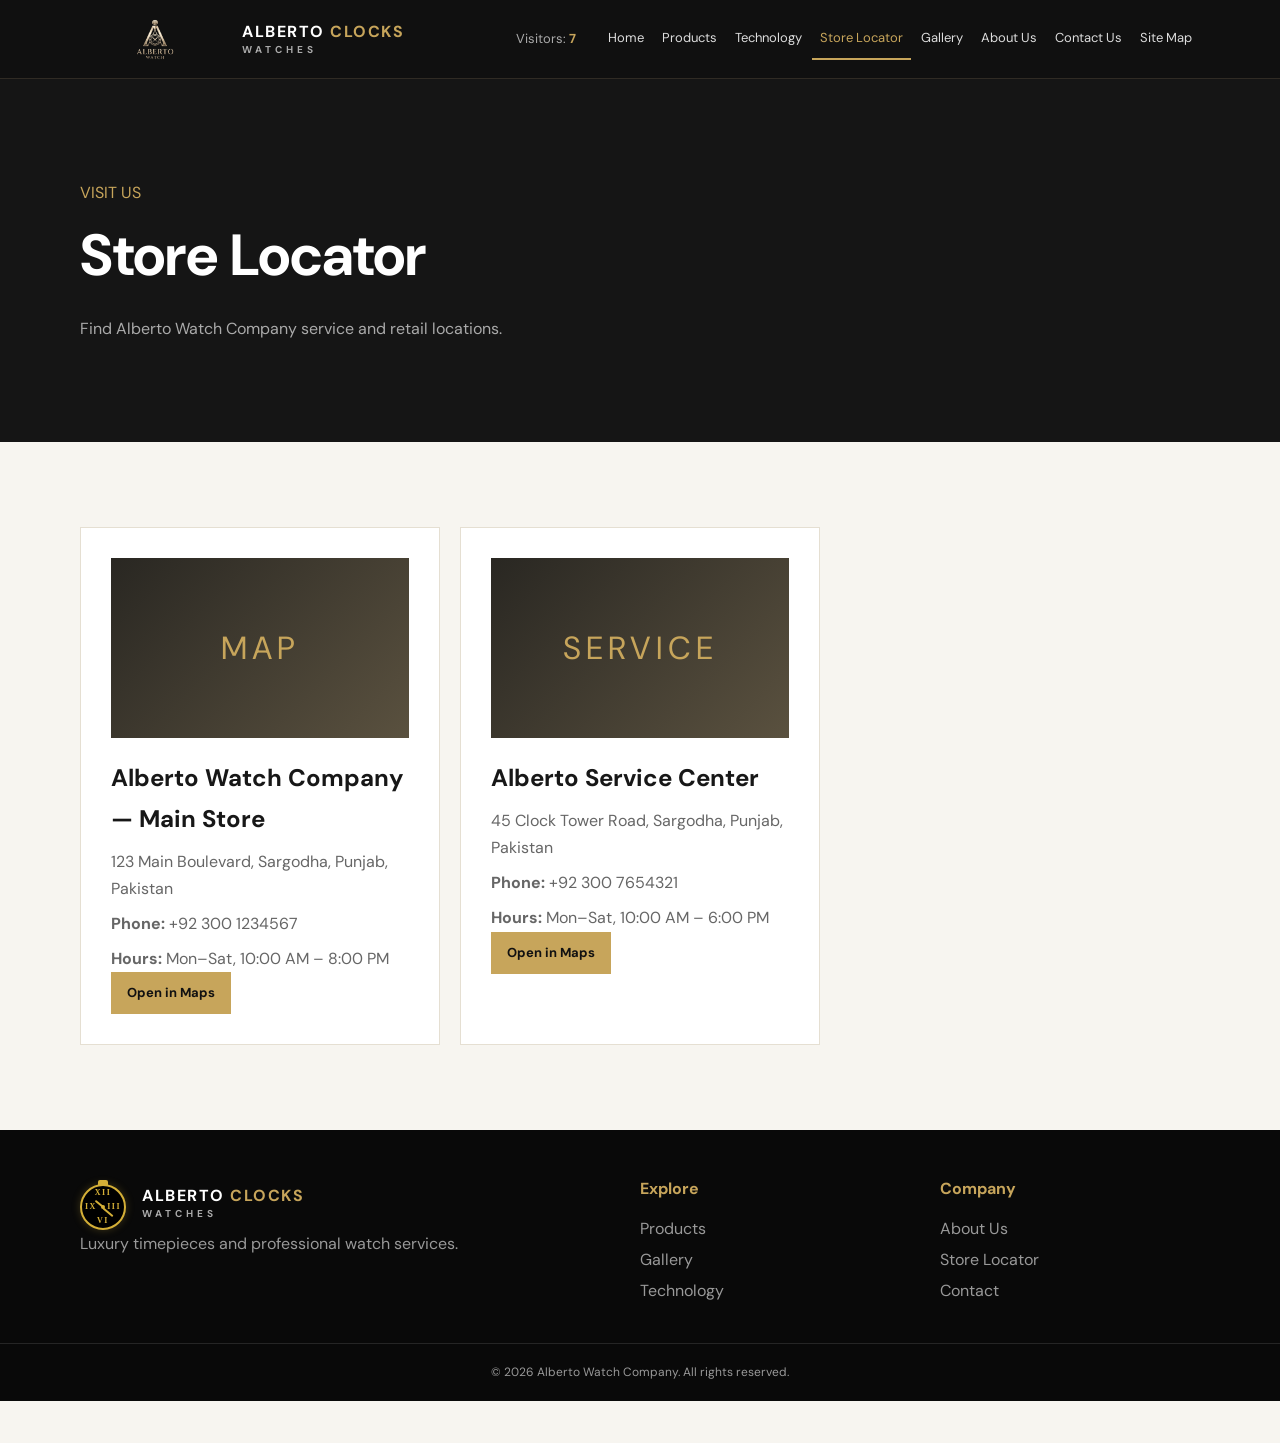
<file: pages/store-locator.html>
<!DOCTYPE html>
<html lang="en">
<head>
<meta charset="UTF-8">
<meta name="viewport" content="width=device-width,initial-scale=1.0">
<title>Store Locator | Alberto Watch Company</title>
<link rel="shortcut icon" href="../images/favicon.jpg" type="image/x-icon">
<link rel="stylesheet" href="../css/style.css">
</head>

<body data-page="store">

<header class="site-header">

  <div class="container nav-wrap">

    <!-- BRAND -->
    <a class="logo" href="index.html">

        <img src="../images/logo.jpg" alt="Alberto Watch Logo">

        <span class="brand-name">
            <span class="brand-main">
                ALBERTO <span class="gold">CLOCKS</span>
            </span>

            <span class="brand-sub">
                WATCHES
            </span>
        </span>

    </a>

    <!-- Visitor Counter -->
    <div class="visitor">
        Visitors:
        <strong id="visitorCount">0</strong>
    </div>

    <!-- Mobile Menu Button -->
    <button class="menu-toggle" id="menuToggle" aria-label="Open Menu">
        ☰
    </button>

    <!-- NAVIGATION -->
    <nav id="mainNav">

        <a href="../index.html">Home</a>

        <a href="products.html">Products</a>

        <a href="technology.html">Technology</a>

        <a  class="active" href="store-locator.html">Store Locator</a>

        <a href="gallery.html">Gallery</a>

        <a href="about.html">About Us</a>

        <a href="contact.html">Contact Us</a>

        <a href="sitemap.html">Site Map</a>

    </nav>

</div>
</header> 

<main>
<section class="page-banner">
    <div class="container">
        <p class="eyebrow">VISIT US</p>
        <h1>Store Locator</h1>
        <p>Find Alberto Watch Company service and retail locations.</p>
    </div>
</section>

<section class="section">
    <div class="container locations">

        <article class="location-card">
            <div class="map-placeholder">MAP</div>
            <h2>Alberto Watch Company — Main Store</h2>
            <p>123 Main Boulevard, Sargodha, Punjab, Pakistan</p>
            <p><strong>Phone:</strong> +92 300 1234567</p>
            <p><strong>Hours:</strong> Mon–Sat, 10:00 AM – 8:00 PM</p>
            <a class="btn small" target="_blank" href="https://www.google.com/maps/search/?api=1&query=Sargodha%2C%20Punjab%2C%20Pakistan">Open in Maps</a>
        </article>

        <article class="location-card">
            <div class="map-placeholder">SERVICE</div>
            <h2>Alberto Service Center</h2>
            <p>45 Clock Tower Road, Sargodha, Punjab, Pakistan</p>
            <p><strong>Phone:</strong> +92 300 7654321</p>
            <p><strong>Hours:</strong> Mon–Sat, 10:00 AM – 6:00 PM</p>
            <a class="btn small" target="_blank" href="https://www.google.com/maps/search/?api=1&query=Sargodha%2C%20Punjab%2C%20Pakistan">Open in Maps</a>
        </article>

    </div>
</section>
</main>

<footer>

    <div class="container footer-grid">


        <!-- Footer Brand -->
        <div>

            <a class="logo" href="../index.html">

                <span class="alberto-logo">

                    <span class="logo-ring">

                        <span class="watch-crown"></span>

                        <span class="watch-hand hour-hand"></span>
                        <span class="watch-hand minute-hand"></span>

                        <span class="watch-center"></span>

                        <span class="marker marker-12">XII</span>
                        <span class="marker marker-3">III</span>
                        <span class="marker marker-6">VI</span>
                        <span class="marker marker-9">IX</span>

                    </span>

                </span>


                <span class="brand-name">

                    <span class="brand-main">
                        ALBERTO <span class="gold">CLOCKS</span>
                    </span>

                    <span class="brand-sub">
                        WATCHES
                    </span>

                </span>

            </a>


            <p>
                Luxury timepieces and professional watch services.
            </p>

        </div>



        <!-- Explore -->
        <div>

            <h4>
                Explore
            </h4>

            <a href="products.html">
                Products
            </a>

            <a href="gallery.html">
                Gallery
            </a>

            <a href="technology.html">
                Technology
            </a>

        </div>



        <!-- Company -->
        <div>

            <h4>
                Company
            </h4>

            <a href="about.html">
                About Us
            </a>

            <a href="store-locator.html">
                Store Locator
            </a>

            <a href="contact.html">
                Contact
            </a>

        </div>

    </div>



    <div class="copyright">

        © 2026 Alberto Watch Company.
        All rights reserved.

    </div>

</footer>



<script src="../js/script.js"></script>

</body>
</html>
</file>
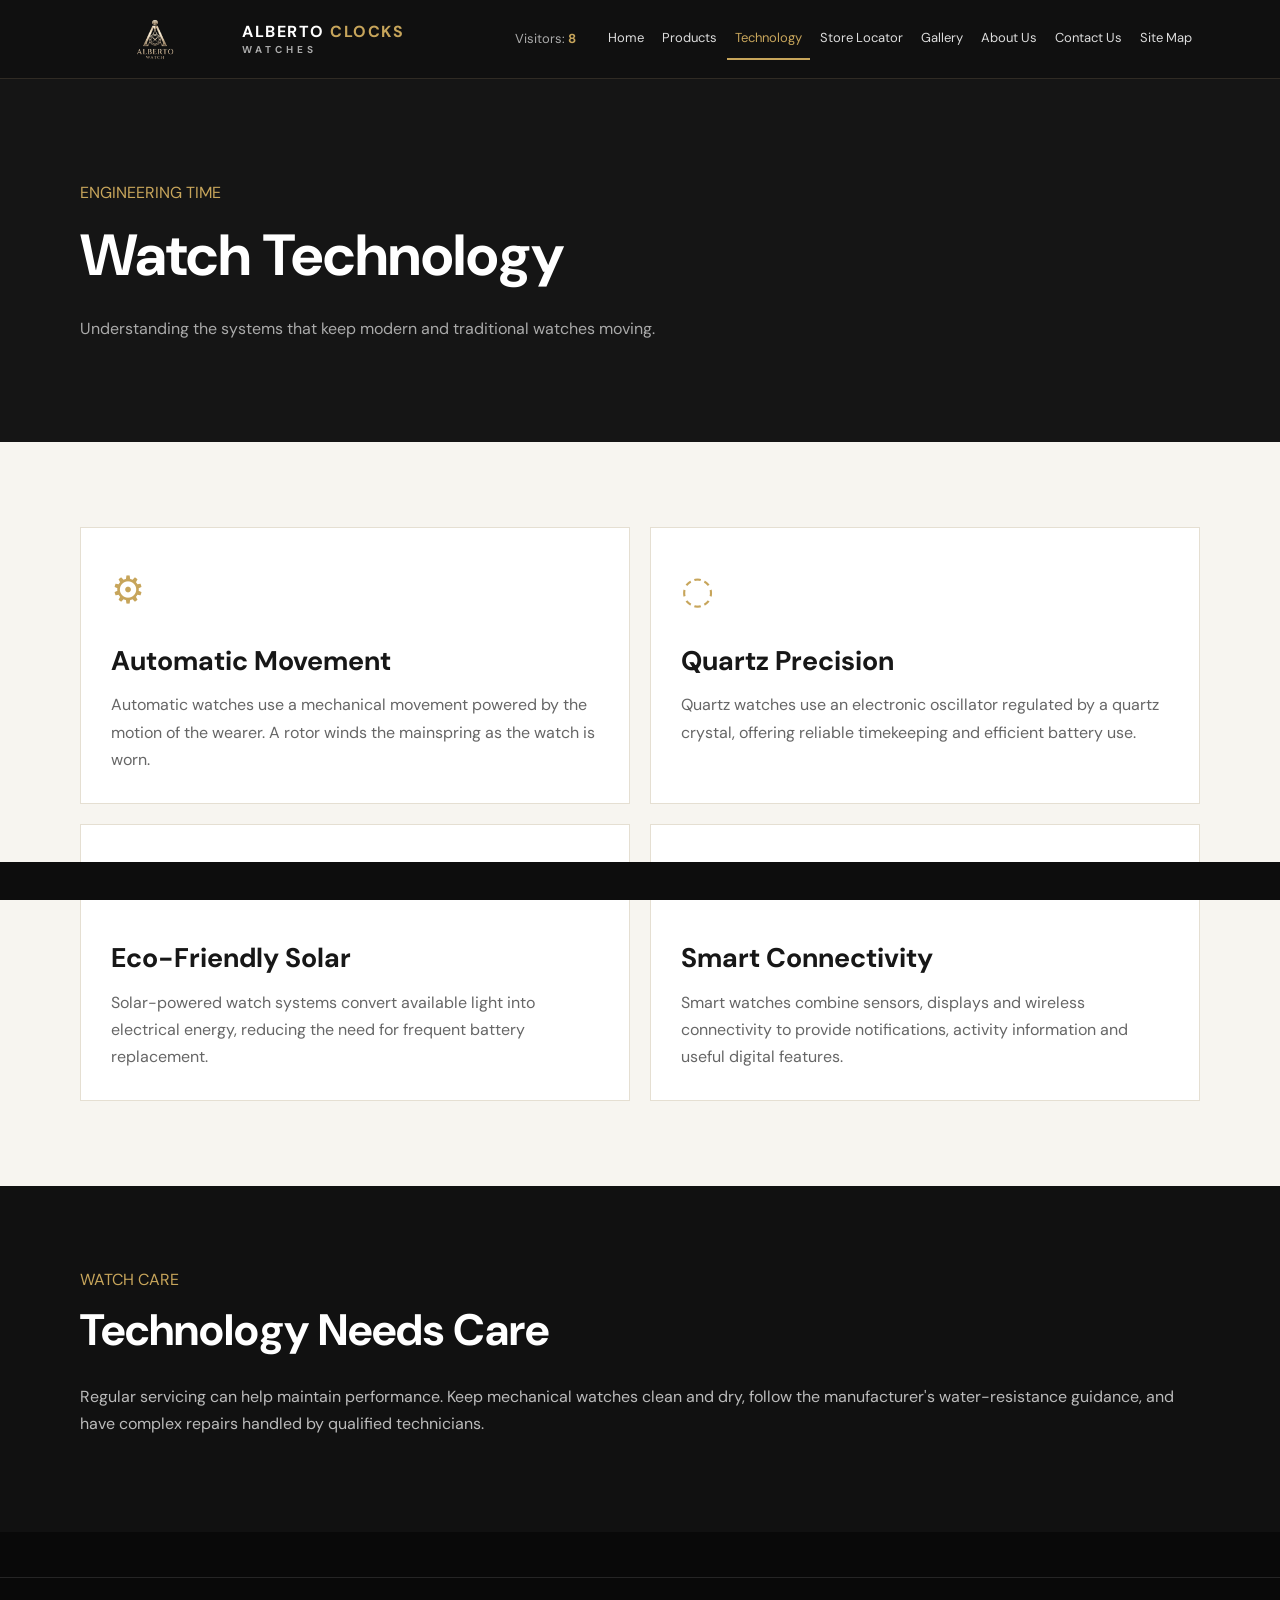
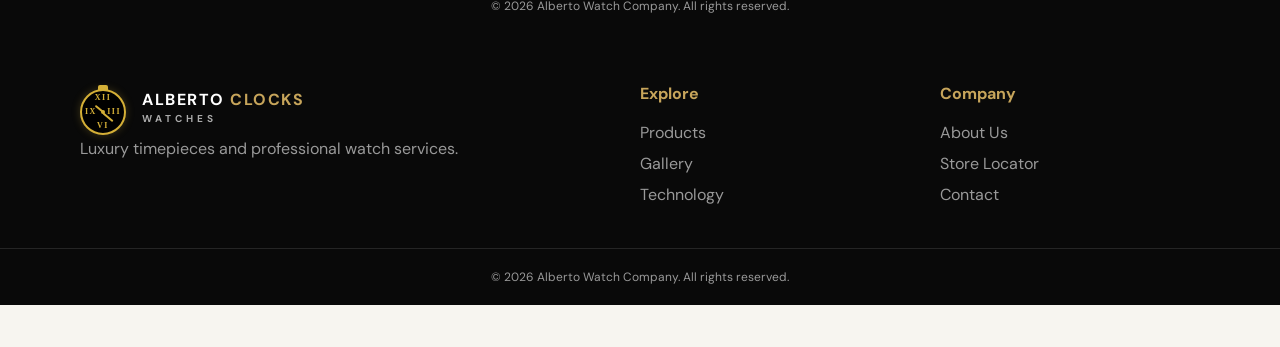
<file: pages/technology.html>
<!DOCTYPE html> 
<html lang="en">
<head>
<meta charset="UTF-8">
<meta name="viewport" content="width=device-width,initial-scale=1.0">
<title>Technology | Alberto Watch Company</title>
<link rel="shortcut icon" href="../images/favicon.jpg" type="image/x-icon">
<link rel="stylesheet" href="../css/style.css">
</head> 

<body data-page="technology">

<header class="site-header">

  <div class="container nav-wrap">

    <!-- BRAND -->
    <a class="logo" href="index.html">

        <img src="../images/logo.jpg" alt="Alberto Watch Logo">

        <span class="brand-name">
            <span class="brand-main">
                ALBERTO <span class="gold">CLOCKS</span>
            </span>

            <span class="brand-sub">
                WATCHES
            </span>
        </span>

    </a>

    <!-- Visitor Counter -->
    <div class="visitor">
        Visitors:
        <strong id="visitorCount">0</strong>
    </div>

    <!-- Mobile Menu Button -->
    <button class="menu-toggle" id="menuToggle" aria-label="Open Menu">
        ☰
    </button>

    <!-- NAVIGATION -->
    <nav id="mainNav">

        <a href="../index.html">Home</a>

        <a href="products.html">Products</a>

        <a class="active" href="technology.html">Technology</a>

        <a href="store-locator.html">Store Locator</a>

        <a href="gallery.html">Gallery</a>

        <a href="about.html">About Us</a>

        <a href="contact.html">Contact Us</a>

        <a href="sitemap.html">Site Map</a>

    </nav>

</div>
</header> 

<main>
<section class="page-banner">
    <div class="container">
        <p class="eyebrow">ENGINEERING TIME</p>
        <h1>Watch Technology</h1>
        <p>Understanding the systems that keep modern and traditional watches moving.</p>
    </div>
</section>

<section class="section">
    <div class="container tech-grid">

        <article class="info-card">
            <div class="card-icon">⚙</div>
            <h2>Automatic Movement</h2>
            <p>Automatic watches use a mechanical movement powered by the motion of the wearer. A rotor winds the mainspring as the watch is worn.</p>
        </article>

        <article class="info-card">
            <div class="card-icon">◌</div>
            <h2>Quartz Precision</h2>
            <p>Quartz watches use an electronic oscillator regulated by a quartz crystal, offering reliable timekeeping and efficient battery use.</p>
        </article>

        <article class="info-card">
            <div class="card-icon">☀</div>
            <h2>Eco-Friendly Solar</h2>
            <p>Solar-powered watch systems convert available light into electrical energy, reducing the need for frequent battery replacement.</p>
        </article>

        <article class="info-card">
            <div class="card-icon">⌁</div>
            <h2>Smart Connectivity</h2>
            <p>Smart watches combine sensors, displays and wireless connectivity to provide notifications, activity information and useful digital features.</p>
        </article>

    </div>
</section>

<section class="dark-section">
    <div class="container">
        <p class="eyebrow">WATCH CARE</p>
        <h2>Technology Needs Care</h2>
        <p>Regular servicing can help maintain performance. Keep mechanical watches clean and dry, follow the manufacturer's water-resistance guidance, and have complex repairs handled by qualified technicians.</p>
    </div>
</section>
</main>

<footer>
    <div class="copyright">© 2026 Alberto Watch Company. All rights reserved.</div>
</footer>

<div class="ticker">
    <div id="tickerText">Loading...</div>
</div>




<footer>

    <div class="container footer-grid">


        <!-- Footer Brand -->
        <div>

            <a class="logo" href="../index.html">

                <span class="alberto-logo">

                    <span class="logo-ring">

                        <span class="watch-crown"></span>

                        <span class="watch-hand hour-hand"></span>
                        <span class="watch-hand minute-hand"></span>

                        <span class="watch-center"></span>

                        <span class="marker marker-12">XII</span>
                        <span class="marker marker-3">III</span>
                        <span class="marker marker-6">VI</span>
                        <span class="marker marker-9">IX</span>

                    </span>

                </span>


                <span class="brand-name">

                    <span class="brand-main">
                        ALBERTO <span class="gold">CLOCKS</span>
                    </span>

                    <span class="brand-sub">
                        WATCHES
                    </span>

                </span>

            </a>


            <p>
                Luxury timepieces and professional watch services.
            </p>

        </div>



        <!-- Explore -->
        <div>

            <h4>
                Explore
            </h4>

            <a href="products.html">
                Products
            </a>

            <a href="gallery.html">
                Gallery
            </a>

            <a href="technology.html">
                Technology
            </a>

        </div>



        <!-- Company -->
        <div>

            <h4>
                Company
            </h4>

            <a href="about.html">
                About Us
            </a>

            <a href="store-locator.html">
                Store Locator
            </a>

            <a href="contact.html">
                Contact
            </a>

        </div>

    </div>



    <div class="copyright">

        © 2026 Alberto Watch Company.
        All rights reserved.

    </div>

</footer>


<script src="../js/script.js"></script>

</body>
</html>
</file>
<file: css/style.css>
@import url('https://fonts.googleapis.com/css2?family=DM+Sans:wght@400;500;600;700&family=Playfair+Display:wght@500;600;700&display=swap');

/* =========================
   RESET
========================= */

* {
    box-sizing: border-box;
    margin: 0;
    padding: 0;
}

html {
    scroll-behavior: smooth;
}

body {
    font-family: 'DM Sans', Arial, sans-serif;
    background: #f7f5f0;
    color: #171717;
    line-height: 1.7;
    padding-bottom: 42px;
    overflow-x: hidden;
}

button,
a,
.product-card,
.feature-card,
.info-card,
.location-card,
.sitemap-grid a,
.watch-img img {
    transition: all .45s cubic-bezier(.22,1,.36,1);
}

.container {
    width: min(1120px, 92%);
    margin: auto;
}


/* =========================
   HEADER / NAVIGATION
========================= */

.site-header {
    position: sticky;
    top: 0;
    z-index: 100;
    background: #101010;
    color: #fff;
    border-bottom: 1px solid #302b24;
}

.nav-wrap {
    min-height: 78px;
    display: flex;
    align-items: center;
    gap: 24px;
}

.logo {
    display: flex;
    align-items: center;
    gap: 12px;
    text-decoration: none;
    color: #fff;
    font-weight: 700;
    letter-spacing: 1.5px;
    white-space: nowrap;
    flex-shrink: 0;
}

.logo img {
    width: 150px;
    height: 55px;
    object-fit: contain;
    display: block;
}

.brand-name {
    display: flex;
    flex-direction: column;
    line-height: 1.1;
}

.brand-main {
    font-size: 16px;
    font-weight: 700;
    letter-spacing: 1.5px;
}

.brand-sub {
    margin-top: 4px;
    font-size: 10px;
    letter-spacing: 4px;
    color: #aaa;
}

.gold,
.eyebrow {
    color: #c7a55b;
}

.visitor {
    margin-left: auto;
    font-size: 13px;
    color: #aaa;
    white-space: nowrap;
}

.visitor strong {
    color: #c7a55b;
}

nav {
    display: flex;
    align-items: center;
    gap: 2px;
}

nav a {
    color: #ddd;
    text-decoration: none;
    padding: 9px 8px;
    font-size: 13px;
    border-bottom: 2px solid transparent;
    transition: color .35s ease,
                border-color .35s ease,
                transform .35s ease;
}

nav a:hover {
    transform: translateY(-2px);
}

nav a:hover,
nav a.active {
    color: #c7a55b;
    border-bottom-color: #c7a55b;
}

.menu-toggle {
    display: none;
    background: none;
    border: 0;
    color: #fff;
    font-size: 25px;
    cursor: pointer;
}


/* =========================
   HERO
========================= */

.hero {
    min-height: 680px;
    position: relative;
    display: flex;
    align-items: center;
    overflow: hidden;

    background:
        linear-gradient(
            90deg,
            rgba(5, 5, 5, 0.98) 0%,
            rgba(5, 5, 5, 0.88) 35%,
            rgba(5, 5, 5, 0.50) 65%,
            rgba(5, 5, 5, 0.25) 100%
        ),
        url("../images/hero-watch.jpg") center center / cover no-repeat;
}

.hero-content {
    position: relative;
    z-index: 2;
    max-width: 650px;
    padding: 100px 0;
}

.hero h1 {
    font-family: 'Playfair Display', Georgia, serif;
    font-size: clamp(48px, 6vw, 78px);
    line-height: 1.05;
    color: #fff;
    margin: 15px 0 25px;
}

.hero h1 span {
    color: #c7a55b;
}

.hero-content > p:not(.eyebrow) {
    max-width: 540px;
    color: #cfcfcf;
    font-size: 17px;
    line-height: 1.8;
    margin-bottom: 35px;
}

.hero-buttons {
    display: flex;
    gap: 15px;
    flex-wrap: wrap;
}

.hero::after {
    content: "";
    position: absolute;
    inset: 0;
    background: radial-gradient(
        circle at 78% 50%,
        rgba(199, 165, 91, 0.10),
        transparent 32%
    );
    pointer-events: none;
}


/* =========================
   BUTTONS
========================= */

.btn {
    display: inline-block;
    background: #c7a55b;
    color: #111;
    text-decoration: none;
    border: 1px solid #c7a55b;
    padding: 12px 22px;
    font-weight: 700;
    cursor: pointer;
    transition: .25s;
}

.btn:hover {
    background: #fff;
    border-color: #fff;
    transform: translateY(-3px);
    box-shadow: 0 10px 24px rgba(199,165,91,.2);
}

.btn-outline {
    background: transparent;
    color: #f1ac2c;
    border-color: #777;
}

.btn.small {
    padding: 9px 15px;
    font-size: 13px;
}


/* =========================
   GENERAL SECTIONS
========================= */

.section {
    padding: 85px 0;
}

.section-head {
    text-align: center;
    max-width: 700px;
    margin: 0 auto 45px;
}

.section-head h2 {
    font-size: 42px;
    margin-bottom: 12px;
}

.section-head p:last-child {
    color: #666;
}

.feature-grid,
.tech-grid,
.locations,
.sitemap-grid {
    display: grid;
    grid-template-columns: repeat(3, 1fr);
    gap: 20px;
}

.feature-card,
.info-card,
.location-card,
.sitemap-grid a {
    background: #fff;
    border: 1px solid #e5dfd2;
    padding: 30px;
    text-decoration: none;
    color: inherit;
    transition: .3s;
}

.feature-card:hover,
.info-card:hover,
.location-card:hover,
.sitemap-grid a:hover {
    transform: translateY(-6px);
    box-shadow: 0 15px 35px rgba(0,0,0,.08);
    border-color: #c7a55b;
}

.feature-icon,
.card-icon {
    font-size: 38px;
    color: #c7a55b;
    margin-bottom: 15px;
}

.feature-card h3 {
    font-family: 'Playfair Display';
    font-size: 25px;
}

.feature-card p,
.info-card p,
.location-card p {
    color: #666;
    margin-top: 8px;
}


/* =========================
   DARK SECTION
========================= */

.dark-section {
    background: #111;
    color: #fff;
    padding: 80px 0;
}

.split {
    display: grid;
    grid-template-columns: 1fr 1fr;
    gap: 60px;
    align-items: center;
}

.dark-section h2 {
    font-size: 44px;
}

.dark-section p:not(.eyebrow) {
    color: #bbb;
    margin: 15px 0;
}

.text-link {
    color: #c7a55b;
    text-decoration: none;
}

.service-box {
    border-left: 1px solid #444;
}

.service-box div {
    padding: 17px 25px;
    border-bottom: 1px solid #333;
    color: #c7a55b;
}

.service-box span {
    color: #ddd;
    margin-left: 20px;
}


/* =========================
   PAGE BANNER
========================= */

.page-banner {
    padding: 100px 0;
    background: #151515;
    color: #fff;
}

.page-banner h1 {
    font-size: 58px;
}

.page-banner p:not(.eyebrow) {
    color: #aaa;
    margin-top: 10px;
}


/* =========================
   PRODUCTS
========================= */

.filter-bar {
    display: flex;
    gap: 10px;
    flex-wrap: wrap;
    margin-bottom: 30px;
}

.filter {
    padding: 10px 18px;
    border: 1px solid #d8d1c3;
    background: #fff;
    cursor: pointer;
}

.filter:hover,
.filter.active {
    background: #c7a55b;
    border-color: #c7a55b;
}

.product-grid {
    display: grid;
    grid-template-columns: repeat(3, 1fr);
    gap: 22px;
}

.product-card {
    background: #fff;
    border: 1px solid #e2ddd3;
    overflow: hidden;
    transition: .3s;
}

.product-card:hover {
    transform: translateY(-9px);
    box-shadow: 0 22px 45px rgba(0,0,0,.22);
    border-color: #c7a55b;
}

.product-card:hover .watch-img img {
    transform: scale(1.055);
}

.watch-img {
    height: 280px;
    background: #101010;
    display: grid;
    place-items: center;
    color: #c7a55b;
    font-size: 100px;
    font-family: Georgia;
    overflow: hidden;
    position: relative;
}

.watch-img:after {
    content: "";
    position: absolute;
    inset: 0;
    background: linear-gradient(
        180deg,
        transparent 55%,
        rgba(0,0,0,.28)
    );
    pointer-events: none;
}

.watch-img img {
    width: 100%;
    height: 100%;
    object-fit: cover;
    display: block;
    filter: saturate(.92) contrast(1.03);
}

.watch-img.large {
    height: 240px;
}

.watch-img.large img {
    object-fit: cover;
}

.product-info {
    padding: 20px;
}

.product-info span {
    font-size: 11px;
    letter-spacing: 2px;
    text-transform: uppercase;
    color: #a27e35;
}

.product-info h3 {
    font-family: 'Playfair Display';
    font-size: 25px;
}

.product-info p {
    font-weight: 700;
    margin: 7px 0 12px;
}

.details-btn {
    background: none;
    border: 0;
    color: #8c6b2d;
    font-weight: 700;
    cursor: pointer;
    padding: 6px 0;
}

.details-btn:hover {
    color: #c7a55b;
    transform: translateX(5px);
}


/* =========================
   PRICE TABLE
========================= */

.price-title {
    font-family: 'Playfair Display';
    font-size: 35px;
    margin: 70px 0 20px;
}

.table-wrap {
    overflow-x: auto;
}

table {
    width: 100%;
    border-collapse: collapse;
    background: #fff;
}

th,
td {
    text-align: left;
    padding: 15px;
    border-bottom: 1px solid #ddd;
}

th {
    background: #181818;
    color: #fff;
}


/* =========================
   MODAL
========================= */

.modal {
    display: none;
    position: fixed;
    inset: 0;
    background: rgba(0,0,0,.72);
    z-index: 200;
    place-items: center;
    padding: 20px;
}

.modal.show {
    display: grid;
}

.modal-box {
    width: min(500px, 100%);
    background: #fff;
    padding: 25px;
    position: relative;
}

.modal-close {
    position: absolute;
    right: 12px;
    top: 8px;
    border: 0;
    background: none;
    font-size: 30px;
    cursor: pointer;
}


/* =========================
   TECHNOLOGY
========================= */

.tech-grid {
    grid-template-columns: repeat(2, 1fr);
}

.info-card h2 {
    font-size: 27px;
}


/* =========================
   STORE LOCATOR
========================= */

.map-placeholder {
    height: 180px;
    background: linear-gradient(135deg, #292722, #5a513f);
    color: #c7a55b;
    display: grid;
    place-items: center;
    font-size: 32px;
    letter-spacing: 5px;
    margin-bottom: 20px;
}


/* =========================
   GALLERY
========================= */

.gallery-grid {
    display: grid;
    grid-template-columns: repeat(3, 1fr);
    grid-auto-rows: 240px;
    gap: 18px;
}

.gallery-item {
    background: linear-gradient(135deg, #181818, #5c503c);
    color: #c7a55b;
    position: relative;
    display: grid;
    place-items: center;
    font-size: 85px;
    overflow: hidden;
}

.gallery-item.tall {
    grid-row: span 2;
}

.gallery-item img {
    width: 100%;
    height: 100%;
    object-fit: cover;
    display: block;
    transition: transform .6s cubic-bezier(.22,1,.36,1);
}

.gallery-item:hover img {
    transform: scale(1.08);
}

.gallery-item span {
    position: absolute;
    bottom: 0;
    left: 0;
    right: 0;
    padding: 12px 16px;
    background: rgba(0,0,0,.72);
    color: #fff;
    font-size: 13px;
}


/* =========================
   ABOUT
========================= */

.quote-box {
    background: #1a1a1a;
    color: #fff;
    padding: 45px;
    font-family: 'Playfair Display';
    font-size: 27px;
    border-left: 4px solid #c7a55b;
}

.contact-mini {
    display: grid;
    grid-template-columns: repeat(3, 1fr);
    gap: 30px;
}

.contact-mini h3 {
    color: #c7a55b;
}


/* =========================
   CONTACT
========================= */

.contact-grid {
    display: grid;
    grid-template-columns: 1fr 1fr;
    gap: 70px;
}

.contact-line {
    padding: 18px 0;
    border-bottom: 1px solid #ddd;
}

.contact-line strong {
    color: #8c6b2d;
}

.contact-line p {
    color: #555;
}

form {
    display: flex;
    flex-direction: column;
    gap: 14px;
}

input,
textarea {
    width: 100%;
    padding: 14px;
    border: 1px solid #d8d1c3;
    background: #fff;
    font: inherit;
}

#formMessage {
    color: #8c6b2d;
}


/* =========================
   SITE MAP
========================= */

.sitemap-grid {
    grid-template-columns: repeat(3, 1fr);
}

.sitemap-grid a span {
    color: #c7a55b;
    font-weight: 700;
}

.sitemap-grid h2 {
    font-size: 25px;
}

.sitemap-grid p {
    color: #666;
}


/* =========================
   TICKER
========================= */

.ticker {
    position: fixed;
    bottom: 0;
    left: 0;
    right: 0;
    height: 38px;
    background: #0d0d0d;
    color: #ddd;
    z-index: 150;
    overflow: hidden;
    display: flex;
    align-items: center;
}

.ticker div {
    white-space: nowrap;
    animation: ticker 18s linear infinite;
    padding-left: 100%;
}

@keyframes ticker {

    from {
        transform: translateX(0);
    }

    to {
        transform: translateX(-100%);
    }
}


/* =========================
   FOOTER
========================= */

footer {
    background: #090909;
    color: #999;
    padding: 45px 0 0;
}

.footer-grid {
    display: grid;
    grid-template-columns: 2fr 1fr 1fr;
    gap: 40px;
    padding-bottom: 35px;
}

.footer-grid h4 {
    color: #c7a55b;
    margin-bottom: 12px;
}

.footer-grid a:not(.logo) {
    display: block;
    color: #999;
    text-decoration: none;
    margin: 4px 0;
}

.copyright {
    text-align: center;
    border-top: 1px solid #252525;
    padding: 18px;
    font-size: 12px;
}


/* =====================================================
   RESPONSIVE DESIGN
===================================================== */


/* =========================
   LARGE TABLET / LAPTOP
========================= */

@media (max-width: 1100px) {

    .container {
        width: min(94%, 1000px);
    }

    .nav-wrap {
        gap: 15px;
    }

    nav {
        gap: 0;
    }

    nav a {
        padding: 8px 6px;
        font-size: 12px;
    }

    .logo img {
        width: 125px;
        height: 50px;
    }

    .brand-main {
        font-size: 14px;
    }

    .feature-grid,
    .product-grid,
    .locations,
    .sitemap-grid {
        gap: 18px;
    }
}


/* =========================
   TABLET
========================= */

@media (max-width: 900px) {

    .container {
        width: 92%;
    }

    /* HEADER */

    .nav-wrap {
        min-height: 72px;
        flex-wrap: wrap;
        gap: 10px;
    }

    .logo img {
        width: 120px;
        height: 48px;
    }

    .brand-main {
        font-size: 13px;
    }

    .brand-sub {
        font-size: 9px;
    }

    .menu-toggle {
        display: block;
        margin-left: auto;
    }

    .visitor {
        margin-left: auto;
        font-size: 12px;
    }

    nav {
        display: none;
        width: 100%;
        flex-direction: column;
        align-items: stretch;
        padding: 10px 0 15px;
    }

    nav.open {
        display: flex;
    }

    nav a {
        width: 100%;
        padding: 12px 10px;
        text-align: left;
    }


    /* HERO */

    .hero {
        min-height: 570px;
        background-position: 65% center;
    }

    .hero-content {
        max-width: 600px;
        padding: 80px 0;
    }

    .hero h1 {
        font-size: clamp(45px, 8vw, 65px);
    }


    /* GRIDS */

    .feature-grid,
    .product-grid,
    .locations,
    .sitemap-grid {
        grid-template-columns: repeat(2, 1fr);
    }

    .tech-grid {
        grid-template-columns: repeat(2, 1fr);
    }

    .split,
    .contact-grid {
        grid-template-columns: 1fr;
        gap: 35px;
    }


    /* GALLERY */

    .gallery-grid {
        grid-template-columns: repeat(2, 1fr);
    }


    /* FOOTER */

    .footer-grid {
        grid-template-columns: 1fr 1fr;
    }


    /* PAGE BANNER */

    .page-banner {
        padding: 80px 0;
    }

    .page-banner h1 {
        font-size: 46px;
    }


    /* QUOTE */

    .quote-box {
        padding: 35px;
    }
}


/* =========================
   MOBILE
========================= */

@media (max-width: 600px) {

    body {
        overflow-x: hidden;
    }

    .container {
        width: 90%;
    }


    /* HEADER */

    .nav-wrap {
        min-height: 68px;
        gap: 8px;
    }

    .logo {
        gap: 8px;
        min-width: 0;
    }

    .logo img {
        width: 90px;
        height: 44px;
    }

    .brand-name {
        min-width: 0;
    }

    .brand-main {
        font-size: 11px;
        letter-spacing: 1px;
    }

    .brand-sub {
        font-size: 7px;
        letter-spacing: 2.5px;
    }

    .visitor {
        font-size: 10px;
    }

    .menu-toggle {
        font-size: 24px;
    }


    /* HERO */

    .hero {
        min-height: 590px;
        background-position: 68% center;
    }

    .hero-content {
        padding: 70px 0;
    }

    .hero h1 {
        font-size: 45px;
        line-height: 1.08;
    }

    .hero-content > p:not(.eyebrow) {
        font-size: 15px;
        line-height: 1.7;
    }

    .hero-buttons {
        flex-direction: column;
        align-items: stretch;
    }

    .hero-buttons .btn {
        width: 100%;
        text-align: center;
    }


    /* SECTIONS */

    .section {
        padding: 60px 0;
    }

    .section-head {
        margin-bottom: 35px;
    }

    .section-head h2,
    .dark-section h2 {
        font-size: 34px;
    }


    /* ALL GRIDS */

    .feature-grid,
    .product-grid,
    .tech-grid,
    .locations,
    .gallery-grid,
    .sitemap-grid,
    .footer-grid,
    .contact-mini {
        grid-template-columns: 1fr;
    }


    /* CARDS */

    .feature-card,
    .info-card,
    .location-card,
    .sitemap-grid a {
        padding: 25px;
    }


    /* DARK SECTION */

    .dark-section {
        padding: 60px 0;
    }

    .service-box {
        margin-top: 20px;
    }

    .service-box span {
        margin-left: 10px;
    }


    /* PAGE BANNER */

    .page-banner {
        padding: 65px 0;
    }

    .page-banner h1 {
        font-size: 40px;
        line-height: 1.1;
    }


    /* PRODUCTS */

    .filter-bar {
        gap: 8px;
    }

    .filter {
        padding: 9px 13px;
        font-size: 13px;
    }

    .watch-img {
        height: 250px;
    }

    .watch-img.large {
        height: 220px;
    }

    .product-info h3 {
        font-size: 23px;
    }


    /* GALLERY */

    .gallery-grid {
        grid-auto-rows: 230px;
    }

    .gallery-item.tall {
        grid-row: span 1;
    }


    /* CONTACT */

    .contact-grid {
        gap: 40px;
    }

    input,
    textarea {
        font-size: 15px;
    }


    /* QUOTE */

    .quote-box {
        padding: 30px;
        font-size: 23px;
    }


    /* FOOTER */

    .footer-grid {
        gap: 25px;
    }


    /* TICKER */

    .ticker {
        height: 36px;
        font-size: 12px;
    }
}


/* =========================
   VERY SMALL PHONES
========================= */

@media (max-width: 400px) {

    .container {
        width: 92%;
    }

    .logo img {
        width: 70px;
        height: 40px;
    }

    .brand-main {
        font-size: 9px;
    }

    .brand-sub {
        font-size: 6px;
        letter-spacing: 2px;
    }

    .visitor {
        display: none;
    }

    .menu-toggle {
        font-size: 22px;
    }


    /* HERO */

    .hero {
        min-height: 600px;
    }

    .hero h1 {
        font-size: 38px;
    }

    .hero-content > p:not(.eyebrow) {
        font-size: 14px;
    }


    /* PAGE */

    .page-banner h1 {
        font-size: 34px;
    }

    .section-head h2,
    .dark-section h2 {
        font-size: 30px;
    }


    /* PRODUCTS */

    .watch-img {
        height: 220px;
    }

    .watch-img.large {
        height: 200px;
    }


    /* CARDS */

    .feature-card,
    .info-card,
    .location-card,
    .sitemap-grid a {
        padding: 22px;
    }
}
/* Logo Main Container */
.alberto-logo {
  position: relative;
  width: 50px;
  height: 55px;
  display: inline-block;
  vertical-align: middle;
}

/* Outer Circle / Ring */
.logo-ring {
  position: absolute;
  bottom: 0;
  left: 0;
  width: 46px;
  height: 46px;
  border: 2px solid #d4af37; /* Luxury Gold Color */
  border-radius: 50%;
  background-color: #000000;
  box-shadow: 0 0 8px rgba(212, 175, 55, 0.25);
  box-sizing: border-box;
}

/* Top Crown / Knob */
.watch-crown {
  position: absolute;
  top: -6px;
  left: 50%;
  transform: translateX(-50%);
  width: 10px;
  height: 5px;
  background-color: #d4af37;
  border-radius: 2px 2px 0 0;
}

/* Roman Numerals Base Style */
.marker {
  position: absolute;
  color: #d4af37;
  font-family: 'Times New Roman', Times, serif;
  font-size: 8px;
  font-weight: bold;
  line-height: 1;
  user-select: none;
}

/* Roman Numerals Positioning */
.marker-12 {
  top: 3px;
  left: 50%;
  transform: translateX(-50%);
}

.marker-3 {
  right: 3px;
  top: 50%;
  transform: translateY(-50%);
}

.marker-6 {
  bottom: 3px;
  left: 50%;
  transform: translateX(-50%);
}

.marker-9 {
  left: 3px;
  top: 50%;
  transform: translateY(-50%);
}

/* Center Pivot Point */
.watch-center {
  position: absolute;
  top: 50%;
  left: 50%;
  width: 4px;
  height: 4px;
  background-color: #d4af37;
  border-radius: 50%;
  transform: translate(-50%, -50%);
  z-index: 5;
}

/* Watch Hands Styling */
.watch-hand {
  position: absolute;
  background-color: #d4af37;
  border-radius: 2px;
  z-index: 4;
}

/* Hour Hand (Pointing left/up towards 10 o'clock) */
.hour-hand {
  width: 2px;
  height: 10px;
  top: 11px;
  left: 20px;
  transform-origin: bottom center;
  transform: rotate(-50deg);
}

/* Minute Hand (Pointing right/down towards 4 o'clock) */
.minute-hand {
  width: 2px;
  height: 13px;
  top: 9px;
  left: 20px;
  transform-origin: bottom center;
  transform: rotate(130deg);
}
</file>
